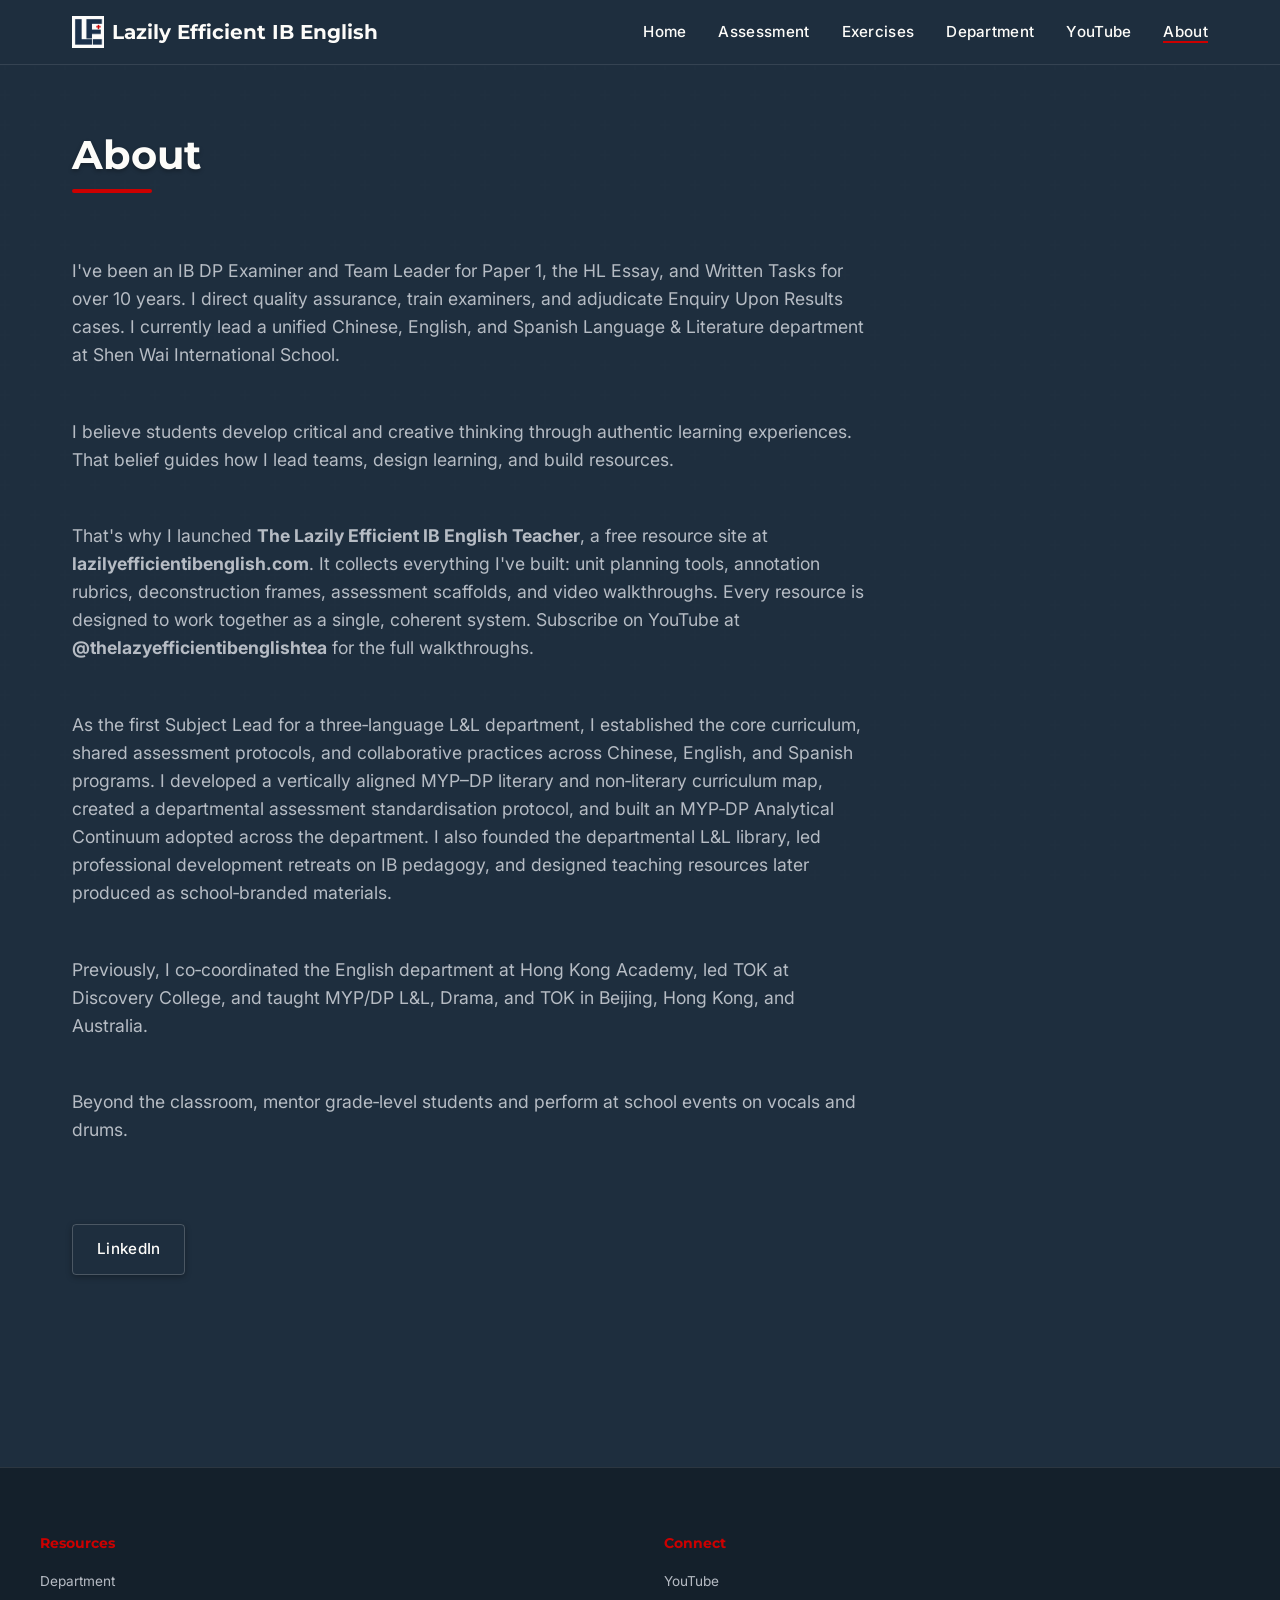
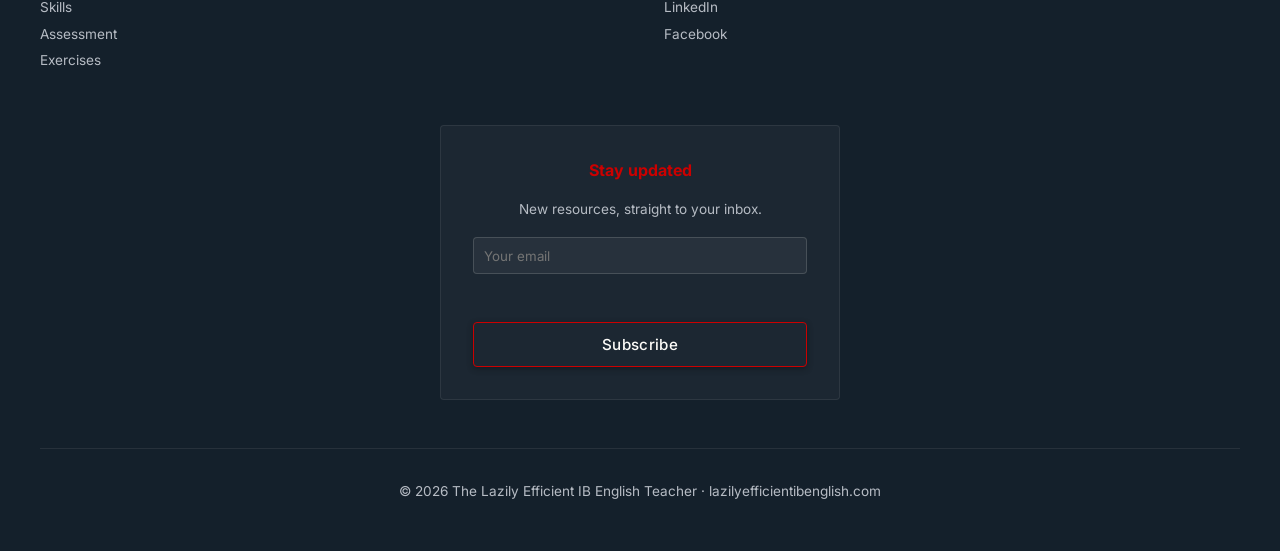
<file: about.html>
<!DOCTYPE html>
<html lang="en">
<head>
    <!-- Google tag (gtag.js) -->
    <script async src="https://www.googletagmanager.com/gtag/js?id=G-GX95G557NH"></script>
    <script>
      window.dataLayer = window.dataLayer || [];
      function gtag(){dataLayer.push(arguments);}
      gtag('js', new Date());
      gtag('config', 'G-GX95G557NH');
    </script>

    <meta charset="UTF-8">
    <meta name="viewport" content="width=device-width, initial-scale=1.0">
    <title>About – The Lazily Efficient IB English Teacher</title>
    <meta name="description" content="Learn more about Dilan Abeynarayana, IB Team Leader and creator of the Lazy Efficiency system for IB English teachers.">
    <meta property="og:title" content="About – The Lazily Efficient IB English Teacher">
    <meta property="og:description" content="Dilan Abeynarayana – IB Team Leader, examiner since 2016, Subject Lead for a three‑language L&L department. The Lazy Efficiency system.">
    <meta property="og:url" content="https://lazilyefficientibenglish.com/about.html">
    <meta property="og:type" content="website">
    <link rel="icon" type="image/png" href="favicon.png">
    <link rel="preconnect" href="https://fonts.googleapis.com">
    <link rel="preconnect" href="https://fonts.gstatic.com" crossorigin>
    <link href="https://fonts.googleapis.com/css2?family=Inter:wght@400;500;600&family=Montserrat:wght@600;700;800&display=swap" rel="stylesheet">
    <style>
        * { margin: 0; padding: 0; box-sizing: border-box; }
        :root {
            --bg-primary: #1E2E3E; --text-primary: #FDFCF9; --text-secondary: #B6BCC4; --accent: #CC0000;
            --spacing-sm: 1rem; --spacing-md: 2rem; --spacing-lg: 3rem; --spacing-xl: 4rem; --max-width: 1200px;
        }
        body { background-color: var(--bg-primary); color: var(--text-primary); font-family: 'Inter', sans-serif; font-size: 16px; line-height: 1.6; }
        body::before { content: ''; position: fixed; top: 0; left: 0; width: 100%; height: 100%; background-image: url("data:image/svg+xml,%3Csvg width='60' height='60' viewBox='0 0 60 60' xmlns='http://www.w3.org/2000/svg'%3E%3Cg fill='none' fill-rule='evenodd'%3E%3Cg fill='%23ffffff' fill-opacity='0.02'%3E%3Cpath d='M36 34v-4h-2v4h-4v2h4v4h2v-4h4v-2h-4zm0-30V0h-2v4h-4v2h4v4h2V6h4V4h-4zM6 34v-4H4v4H0v2h4v4h2v-4h4v-2H6zM6 4V0H4v4H0v2h4v4h2V6h4V4H6z'/%3E%3C/g%3E%3C/g%3E%3C/svg%3E"); opacity: 0.4; pointer-events: none; z-index: 0; }
        h1, h2, h3 { font-family: 'Montserrat', sans-serif; font-weight: 600; line-height: 1.3; margin-bottom: var(--spacing-sm); position: relative; z-index: 1; }
        h1 { font-size: 2.5rem; font-weight: 700; margin-bottom: var(--spacing-md); }
        h1::after { content: ''; display: block; width: 80px; height: 4px; background: var(--accent); margin: 0.5rem 0 0; border-radius: 2px; }
        h2 { font-size: 2rem; margin-bottom: var(--spacing-md); }
        p { margin-bottom: var(--spacing-sm); position: relative; z-index: 1; }
        a { color: var(--text-primary); text-decoration: none; border-bottom: 2px solid transparent; transition: border-color 0.2s ease; }
        a:hover { border-bottom-color: var(--accent); }
        a:focus-visible, button:focus-visible, .btn:focus-visible { outline: 2px solid var(--accent); outline-offset: 2px; border-radius: 2px; }
        nav { background-color: var(--bg-primary); border-bottom: 1px solid rgba(253,252,249,0.1); position: sticky; top: 0; z-index: 100; }
        .nav-container { max-width: var(--max-width); margin: 0 auto; padding: var(--spacing-sm) var(--spacing-md); display: flex; justify-content: space-between; align-items: center; }
        .nav-logo { font-family: 'Montserrat', sans-serif; font-size: 1.25rem; font-weight: 700; color: var(--text-primary); border-bottom: none; display: flex; align-items: center; }
        .nav-logo:hover { border-bottom: none; color: var(--accent); }
        .nav-logo-img { height: 32px; width: auto; margin-right: 0.5rem; border-bottom: none; vertical-align: middle; }
        .nav-links { display: flex; gap: var(--spacing-md); list-style: none; }
        .nav-links a { font-weight: 500; font-size: 0.95rem; letter-spacing: 0.02em; }
        .nav-links a.active { border-bottom: 2px solid var(--accent); }
        .container { max-width: var(--max-width); margin: 0 auto; padding: var(--spacing-xl) var(--spacing-md); position: relative; z-index: 1; }
        .content-section { margin-bottom: var(--spacing-xl); }
        .section-description { color: var(--text-secondary); font-size: 1.1rem; max-width: 800px; margin-bottom: var(--spacing-lg); }
        .btn { display: inline-block; padding: 0.75rem 1.5rem; font-family: 'Inter', sans-serif; font-size: 0.95rem; font-weight: 500; text-align: center; cursor: pointer; border: none; border-radius: 4px; transition: all 0.2s ease; letter-spacing: 0.02em; margin-top: var(--spacing-md); box-shadow: 0 2px 6px rgba(0,0,0,0.3); }
        .btn-secondary { background: transparent; color: var(--text-primary); border: 1px solid rgba(253,252,249,0.2); }
        .btn-secondary:hover { background: rgba(253,252,249,0.05); border-color: rgba(253,252,249,0.3); transform: translateY(-2px); }
        .btn-group { display: flex; gap: var(--spacing-sm); flex-wrap: wrap; margin-top: var(--spacing-md); }
        #back-to-top { position: fixed; bottom: 2rem; right: 2rem; width: 44px; height: 44px; border-radius: 50%; background: var(--accent); color: #FFFFFF; border: none; font-size: 1.5rem; cursor: pointer; opacity: 0; visibility: hidden; transition: all 0.3s ease; z-index: 99; box-shadow: 0 2px 8px rgba(0,0,0,0.4); display: flex; align-items: center; justify-content: center; }
        #back-to-top.show { opacity: 1; visibility: visible; }
        #back-to-top:hover { background: #A00000; transform: translateY(-2px); }
        footer { background: rgba(0,0,0,0.3); border-top: 1px solid rgba(253,252,249,0.1); padding: var(--spacing-xl) var(--spacing-md) var(--spacing-md) var(--spacing-md); margin-top: var(--spacing-xl); position: relative; z-index: 1; }
        .footer-grid { max-width: var(--max-width); margin: 0 auto; display: grid; grid-template-columns: repeat(auto-fit, minmax(200px, 1fr)); gap: var(--spacing-lg); margin-bottom: var(--spacing-lg); }
        .footer-col h4 { font-family: 'Montserrat', sans-serif; font-size: 0.9rem; margin-bottom: var(--spacing-sm); color: var(--accent); }
        .footer-col a { display: block; color: var(--text-secondary); font-size: 0.85rem; margin-bottom: 0.3rem; border-bottom: none; }
        .footer-col a:hover { color: var(--text-primary); }
        .footer-bottom { max-width: var(--max-width); margin: 0 auto; text-align: center; color: var(--text-secondary); font-size: 0.85rem; padding-top: var(--spacing-md); border-top: 1px solid rgba(253,252,249,0.08); }
        .signup-box { background: rgba(253,252,249,0.03); border: 1px solid rgba(253,252,249,0.08); padding: var(--spacing-md); border-radius: 4px; text-align: center; max-width: 400px; margin: var(--spacing-lg) auto; }
        .signup-box input { width: 100%; padding: 0.6rem; background: rgba(253,252,249,0.05); border: 1px solid rgba(253,252,249,0.15); border-radius: 4px; color: var(--text-primary); font-family: 'Inter', sans-serif; margin-bottom: var(--spacing-sm); }
        .signup-box input:focus { outline: none; border-color: var(--accent); }
        h1, h2 { text-shadow: 0 2px 4px rgba(0,0,0,0.3); }
        @media (max-width: 768px) { h1 { font-size: 2rem; } .nav-container { flex-direction: column; padding: var(--spacing-sm); } .nav-links { gap: var(--spacing-sm); flex-wrap: wrap; justify-content: center; } .container { padding: var(--spacing-md) var(--spacing-sm); } }
        @media print { body { background: #fff; color: #000; } nav, footer, .btn, #back-to-top, .signup-box { display: none; } .card { border: 1px solid #ccc; box-shadow: none; break-inside: avoid; } }
    </style>
</head>
<body>
    <nav>
        <div class="nav-container">
            <a href="index.html" class="nav-logo"><img src="images/logo.png" alt="Lazily Efficient IB English" class="nav-logo-img">Lazily Efficient IB English</a>
            <ul class="nav-links">
                <li><a href="index.html">Home</a></li>
                <li><a href="assessment.html">Assessment</a></li>
                <li><a href="exercises.html">Exercises</a></li>
                <li><a href="department.html">Department</a></li>
                <li><a href="youtube.html">YouTube</a></li>
                <li><a href="about.html" class="active">About</a></li>
            </ul>
        </div>
    </nav>
    <main>
        <div class="container">
            <section class="content-section"><h1>About</h1></section>
            <section class="content-section">
                <p class="section-description">
                    I've been an IB DP Examiner and Team Leader for Paper 1, the HL Essay, and Written Tasks for over 10 years. I direct quality assurance, train examiners, and adjudicate Enquiry Upon Results cases. I currently lead a unified Chinese, English, and Spanish Language &amp; Literature department at Shen Wai International School.
                </p>
                <p class="section-description">
                    I believe students develop critical and creative thinking through authentic learning experiences. That belief guides how I lead teams, design learning, and build resources.
                </p>
                <p class="section-description">
                    That's why I launched <strong>The Lazily Efficient IB English Teacher</strong>, a free resource site at <strong>lazilyefficientibenglish.com</strong>. It collects everything I've built: unit planning tools, annotation rubrics, deconstruction frames, assessment scaffolds, and video walkthroughs. Every resource is designed to work together as a single, coherent system. Subscribe on YouTube at <strong>@thelazyefficientibenglishtea</strong> for the full walkthroughs.
                </p>
                <p class="section-description">
                    As the first Subject Lead for a three‑language L&amp;L department, I established the core curriculum, shared assessment protocols, and collaborative practices across Chinese, English, and Spanish programs. I developed a vertically aligned MYP–DP literary and non‑literary curriculum map, created a departmental assessment standardisation protocol, and built an MYP‑DP Analytical Continuum adopted across the department. I also founded the departmental L&amp;L library, led professional development retreats on IB pedagogy, and designed teaching resources later produced as school‑branded materials.
                </p>
                <p class="section-description">
                    Previously, I co‑coordinated the English department at Hong Kong Academy, led TOK at Discovery College, and taught MYP/DP L&amp;L, Drama, and TOK in Beijing, Hong Kong, and Australia.
                </p>
                <p class="section-description">
                    Beyond the classroom, mentor grade‑level students and perform at school events on vocals and drums.
                </p>
                <div class="btn-group"><a href="https://www.linkedin.com/in/dilan-abeynarayana-84aa10a1/" class="btn btn-secondary" target="_blank">LinkedIn</a></div>
            </section>
        </div>
    </main>
    <footer>
        <div class="footer-grid">
            <div class="footer-col"><h4>Resources</h4><a href="department.html">Department</a><a href="skills.html">Skills</a><a href="assessment.html">Assessment</a><a href="exercises.html">Exercises</a></div>
            <div class="footer-col"><h4>Connect</h4><a href="https://youtube.com/@thelazyefficientibenglishtea" target="_blank">YouTube</a><a href="https://www.linkedin.com/in/dilan-abeynarayana-84aa10a1/" target="_blank">LinkedIn</a><a href="https://www.facebook.com/lazilyefficientibenglish/" target="_blank">Facebook</a></div>
        </div>
        <div class="signup-box">
            <h4 style="color:var(--accent);margin-bottom:var(--spacing-sm);">Stay updated</h4>
            <p style="color:var(--text-secondary);font-size:0.85rem;margin-bottom:var(--spacing-sm);">New resources, straight to your inbox.</p>
            <form id="signup-form" action="https://docs.google.com/forms/d/e/1FAIpQLSdmK_2KaKlAJtWN1_JuHt02ATZFkbFvA8kkvv7tQqPnNpc0cA/formResponse" method="POST" target="hidden_iframe" onsubmit="return handleSubmit()">
                <input type="email" name="entry.1104949410" placeholder="Your email" required style="width:100%; padding:0.6rem; background:rgba(253,252,249,0.05); border:1px solid rgba(253,252,249,0.15); border-radius:4px; color:var(--text-primary); font-family:'Inter',sans-serif; margin-bottom:var(--spacing-sm);">
                <button type="submit" class="btn btn-secondary" style="border-color:var(--accent);color:var(--text-primary); width:100%;">Subscribe</button>
                <p id="signup-msg" style="color:#4BA66C; font-weight:600; margin-top:1rem; display:none;"></p>
            </form>
            <iframe name="hidden_iframe" style="display:none;"></iframe>
        </div>
        <div class="footer-bottom"><p>&copy; 2026 The Lazily Efficient IB English Teacher &middot; lazilyefficientibenglish.com</p></div>
    </footer>
    <button id="back-to-top" title="Back to top">↑</button>
    <script>
        function handleSubmit() {
            const form = document.getElementById('signup-form');
            const iframe = document.querySelector('iframe[name="hidden_iframe"]');
            const msg = document.getElementById('signup-msg');
            iframe.onload = function() {
                msg.style.display = 'block';
                msg.textContent = "You're on the list! (Check your email)";
                form.reset();
                setTimeout(() => { msg.style.display = 'none'; }, 5000);
            };
            setTimeout(function() {
                if (msg.style.display !== 'block') {
                    msg.style.display = 'block';
                    msg.textContent = "Submitted! (If you don't see a confirmation, try again)";
                    form.reset();
                }
            }, 3000);
            return true;
        }
        const btt = document.getElementById('back-to-top');
        window.addEventListener('scroll', () => { btt.classList.toggle('show', window.scrollY > 300); });
        btt.addEventListener('click', () => { window.scrollTo({ top: 0, behavior: 'smooth' }); });
    </script>
</body>
</html>
</file>
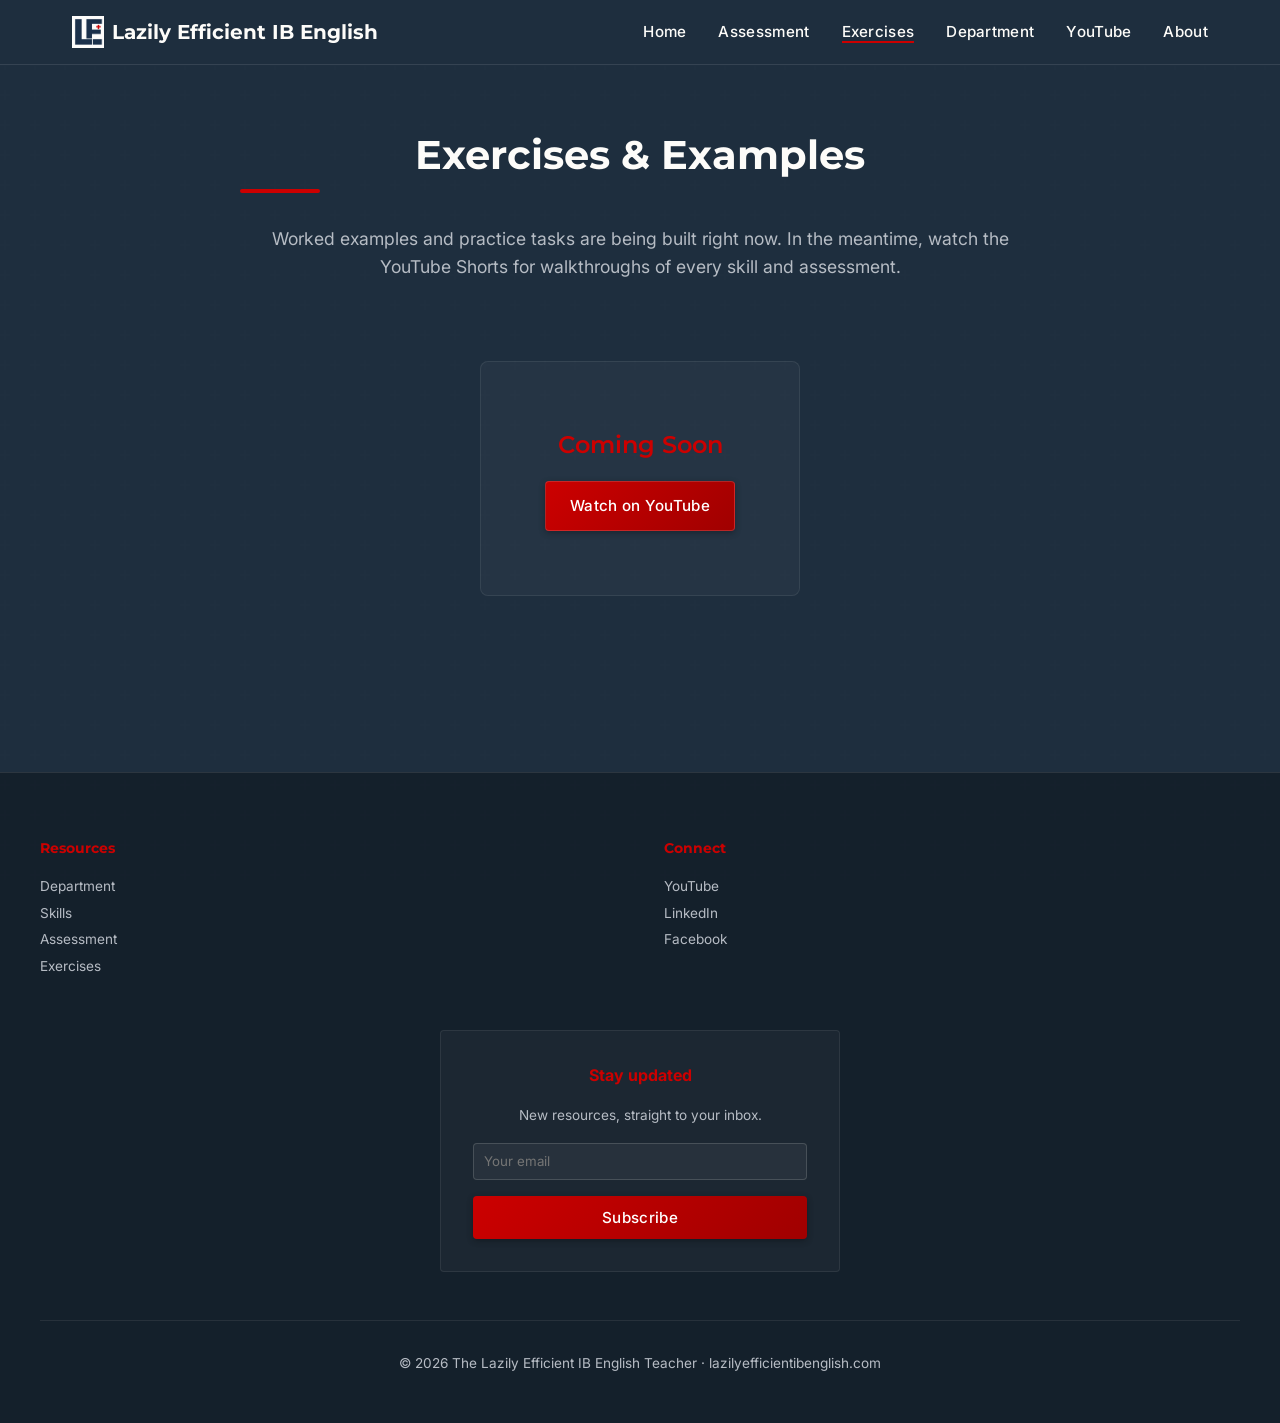
<file: exercises.html>
<!DOCTYPE html>
<html lang="en">
<head>
    <!-- Google tag (gtag.js) -->
    <script async src="https://www.googletagmanager.com/gtag/js?id=G-GX95G557NH"></script>
    <script>
      window.dataLayer = window.dataLayer || [];
      function gtag(){dataLayer.push(arguments);}
      gtag('js', new Date());
      gtag('config', 'G-GX95G557NH');
    </script>

    <meta charset="UTF-8">
    <meta name="viewport" content="width=device-width, initial-scale=1.0">
    <title>Exercises & Examples – The Lazily Efficient IB English Teacher</title>
    <meta name="description" content="Worked examples, practice tasks, and interactive exercises for IB English teachers and students – coming soon.">
    <meta property="og:title" content="Exercises & Examples – The Lazily Efficient IB English Teacher">
    <meta property="og:description" content="Worked examples and practice tasks for IB English – coming soon. In the meantime, watch the YouTube Shorts.">
    <meta property="og:url" content="https://lazilyefficientibenglish.com/exercises.html">
    <meta property="og:type" content="website">
    <link rel="icon" type="image/png" href="favicon.png">
    <link rel="preconnect" href="https://fonts.googleapis.com">
    <link rel="preconnect" href="https://fonts.gstatic.com" crossorigin>
    <link href="https://fonts.googleapis.com/css2?family=Inter:wght@400;500;600&family=Montserrat:wght@600;700;800&display=swap" rel="stylesheet">
    <style>
        * { margin: 0; padding: 0; box-sizing: border-box; }
        :root {
            --bg-primary: #1E2E3E; --text-primary: #FDFCF9; --text-secondary: #B6BCC4; --accent: #CC0000;
            --spacing-sm: 1rem; --spacing-md: 2rem; --spacing-lg: 3rem; --spacing-xl: 4rem; --max-width: 1200px;
        }
        body { background-color: var(--bg-primary); color: var(--text-primary); font-family: 'Inter', sans-serif; font-size: 16px; line-height: 1.6; }
        body::before { content: ''; position: fixed; top: 0; left: 0; width: 100%; height: 100%; background-image: url("data:image/svg+xml,%3Csvg width='60' height='60' viewBox='0 0 60 60' xmlns='http://www.w3.org/2000/svg'%3E%3Cg fill='none' fill-rule='evenodd'%3E%3Cg fill='%23ffffff' fill-opacity='0.02'%3E%3Cpath d='M36 34v-4h-2v4h-4v2h4v4h2v-4h4v-2h-4zm0-30V0h-2v4h-4v2h4v4h2V6h4V4h-4zM6 34v-4H4v4H0v2h4v4h2v-4h4v-2H6zM6 4V0H4v4H0v2h4v4h2V6h4V4H6z'/%3E%3C/g%3E%3C/g%3E%3C/svg%3E"); opacity: 0.4; pointer-events: none; z-index: 0; }
        h1, h2, h3 { font-family: 'Montserrat', sans-serif; font-weight: 600; line-height: 1.3; margin-bottom: var(--spacing-sm); position: relative; z-index: 1; }
        h1 { font-size: 2.5rem; font-weight: 700; margin-bottom: var(--spacing-md); }
        h1::after { content: ''; display: block; width: 80px; height: 4px; background: var(--accent); margin: 0.5rem 0 0; border-radius: 2px; }
        p { margin-bottom: var(--spacing-sm); position: relative; z-index: 1; }
        a { color: var(--text-primary); text-decoration: none; border-bottom: 2px solid transparent; transition: border-color 0.2s ease; }
        a:hover { border-bottom-color: var(--accent); }
        a:focus-visible, button:focus-visible, .btn:focus-visible { outline: 2px solid var(--accent); outline-offset: 2px; border-radius: 2px; }
        nav { background-color: var(--bg-primary); border-bottom: 1px solid rgba(253,252,249,0.1); position: sticky; top: 0; z-index: 100; }
        .nav-container { max-width: var(--max-width); margin: 0 auto; padding: var(--spacing-sm) var(--spacing-md); display: flex; justify-content: space-between; align-items: center; }
        .nav-logo { font-family: 'Montserrat', sans-serif; font-size: 1.25rem; font-weight: 700; color: var(--text-primary); border-bottom: none; display: flex; align-items: center; }
        .nav-logo:hover { border-bottom: none; color: var(--accent); }
        .nav-logo-img { height: 32px; width: auto; margin-right: 0.5rem; border-bottom: none; vertical-align: middle; }
        .nav-links { display: flex; gap: var(--spacing-md); list-style: none; }
        .nav-links a { font-weight: 500; font-size: 0.95rem; letter-spacing: 0.02em; }
        .nav-links a.active { border-bottom: 2px solid var(--accent); }
        .container { max-width: var(--max-width); margin: 0 auto; padding: var(--spacing-xl) var(--spacing-md); position: relative; z-index: 1; display: flex; justify-content: center; align-items: center; min-height: 70vh; }
        .content-section { text-align: center; }
        .coming-soon-box { background: rgba(253,252,249,0.03); border: 1px solid rgba(253,252,249,0.08); border-radius: 8px; padding: var(--spacing-xl); display: inline-block; margin: var(--spacing-lg) auto; transition: all 0.2s ease; }
        .coming-soon-box:hover { transform: translateY(-4px); box-shadow: 0 6px 16px rgba(0,0,0,0.5); border-color: var(--accent); }
        .btn { display: inline-block; padding: 0.75rem 1.5rem; font-family: 'Inter', sans-serif; font-size: 0.95rem; font-weight: 500; text-align: center; cursor: pointer; border: none; border-radius: 4px; transition: all 0.2s ease; letter-spacing: 0.02em; box-shadow: 0 2px 6px rgba(0,0,0,0.3); }
        .btn-primary { background: linear-gradient(135deg, #CC0000 0%, #A00000 100%); color: #FFFFFF; border: 1px solid rgba(255,255,255,0.15); }
        .btn-primary:hover { background: #A00000; transform: translateY(-2px); box-shadow: 0 4px 12px rgba(0,0,0,0.4); }
        footer { background: rgba(0,0,0,0.3); border-top: 1px solid rgba(253,252,249,0.1); padding: var(--spacing-xl) var(--spacing-md) var(--spacing-md) var(--spacing-md); margin-top: var(--spacing-xl); position: relative; z-index: 1; }
        .footer-grid { max-width: var(--max-width); margin: 0 auto; display: grid; grid-template-columns: repeat(auto-fit, minmax(200px, 1fr)); gap: var(--spacing-lg); margin-bottom: var(--spacing-lg); }
        .footer-col h4 { font-family: 'Montserrat', sans-serif; font-size: 0.9rem; margin-bottom: var(--spacing-sm); color: var(--accent); }
        .footer-col a { display: block; color: var(--text-secondary); font-size: 0.85rem; margin-bottom: 0.3rem; border-bottom: none; }
        .footer-col a:hover { color: var(--text-primary); }
        .footer-bottom { max-width: var(--max-width); margin: 0 auto; text-align: center; color: var(--text-secondary); font-size: 0.85rem; padding-top: var(--spacing-md); border-top: 1px solid rgba(253,252,249,0.08); }
        .signup-box { background: rgba(253,252,249,0.03); border: 1px solid rgba(253,252,249,0.08); padding: var(--spacing-md); border-radius: 4px; text-align: center; max-width: 400px; margin: var(--spacing-lg) auto; }
        .signup-box input { width: 100%; padding: 0.6rem; background: rgba(253,252,249,0.05); border: 1px solid rgba(253,252,249,0.15); border-radius: 4px; color: var(--text-primary); font-family: 'Inter', sans-serif; margin-bottom: var(--spacing-sm); }
        .signup-box input:focus { outline: none; border-color: var(--accent); }
        @media (max-width: 768px) { h1 { font-size: 2rem; } .nav-container { flex-direction: column; padding: var(--spacing-sm); } .nav-links { gap: var(--spacing-sm); flex-wrap: wrap; justify-content: center; } .container { padding: var(--spacing-md) var(--spacing-sm); min-height: 60vh; } }
    </style>
</head>
<body>
    <nav>
        <div class="nav-container">
            <a href="index.html" class="nav-logo"><img src="images/logo.png" alt="Lazily Efficient IB English" class="nav-logo-img">Lazily Efficient IB English</a>
            <ul class="nav-links">
                <li><a href="index.html">Home</a></li>
                <li><a href="assessment.html">Assessment</a></li>
                <li><a href="exercises.html" class="active">Exercises</a></li>
                <li><a href="department.html">Department</a></li>
                <li><a href="youtube.html">YouTube</a></li>
                <li><a href="about.html">About</a></li>
            </ul>
        </div>
    </nav>
    <main>
        <div class="container">
            <section class="content-section">
                <h1>Exercises &amp; Examples</h1>
                <p style="color:var(--text-secondary);font-size:1.1rem;max-width:800px;margin:0 auto 2rem auto;">
                    Worked examples and practice tasks are being built right now. In the meantime, watch the YouTube Shorts for walkthroughs of every skill and assessment.
                </p>
                <div class="coming-soon-box">
                    <p style="font-family:'Montserrat',sans-serif;font-size:1.5rem;font-weight:600;color:var(--accent);margin-bottom:1rem;">Coming Soon</p>
                    <a href="https://youtube.com/@thelazyefficientibenglishtea" class="btn btn-primary" target="_blank">Watch on YouTube</a>
                </div>
            </section>
        </div>
    </main>
    <footer>
        <div class="footer-grid">
            <div class="footer-col"><h4>Resources</h4><a href="department.html">Department</a><a href="skills.html">Skills</a><a href="assessment.html">Assessment</a><a href="exercises.html">Exercises</a></div>
            <div class="footer-col"><h4>Connect</h4><a href="https://youtube.com/@thelazyefficientibenglishtea" target="_blank">YouTube</a><a href="https://www.linkedin.com/in/dilan-abeynarayana-84aa10a1/" target="_blank">LinkedIn</a><a href="https://www.facebook.com/lazilyefficientibenglish/" target="_blank">Facebook</a></div>
        </div>
        <div class="signup-box">
            <h4 style="color:var(--accent);margin-bottom:var(--spacing-sm);">Stay updated</h4>
            <p style="color:var(--text-secondary);font-size:0.85rem;margin-bottom:var(--spacing-sm);">New resources, straight to your inbox.</p>
            <form id="signup-form" action="https://docs.google.com/forms/d/e/1FAIpQLSdmK_2KaKlAJtWN1_JuHt02ATZFkbFvA8kkvv7tQqPnNpc0cA/formResponse" method="POST" target="hidden_iframe" onsubmit="return handleSubmit()">
                <input type="email" name="entry.1104949410" placeholder="Your email" required style="width:100%; padding:0.6rem; background:rgba(253,252,249,0.05); border:1px solid rgba(253,252,249,0.15); border-radius:4px; color:var(--text-primary); font-family:'Inter',sans-serif; margin-bottom:var(--spacing-sm);">
                <button type="submit" class="btn btn-primary" style="border:none; cursor:pointer; width:100%;">Subscribe</button>
                <p id="signup-msg" style="color:#4BA66C; font-weight:600; margin-top:1rem; display:none;"></p>
            </form>
            <iframe name="hidden_iframe" style="display:none;"></iframe>
        </div>
        <div class="footer-bottom"><p>&copy; 2026 The Lazily Efficient IB English Teacher &middot; lazilyefficientibenglish.com</p></div>
    </footer>
    <script>
        function handleSubmit() {
            const form = document.getElementById('signup-form');
            const iframe = document.querySelector('iframe[name="hidden_iframe"]');
            const msg = document.getElementById('signup-msg');
            iframe.onload = function() {
                msg.style.display = 'block';
                msg.textContent = "You're on the list! (Check your email)";
                form.reset();
                setTimeout(() => { msg.style.display = 'none'; }, 5000);
            };
            setTimeout(function() {
                if (msg.style.display !== 'block') {
                    msg.style.display = 'block';
                    msg.textContent = "Submitted! (If you don't see a confirmation, try again)";
                    form.reset();
                }
            }, 3000);
            return true;
        }
    </script>
</body>
</html>
</file>
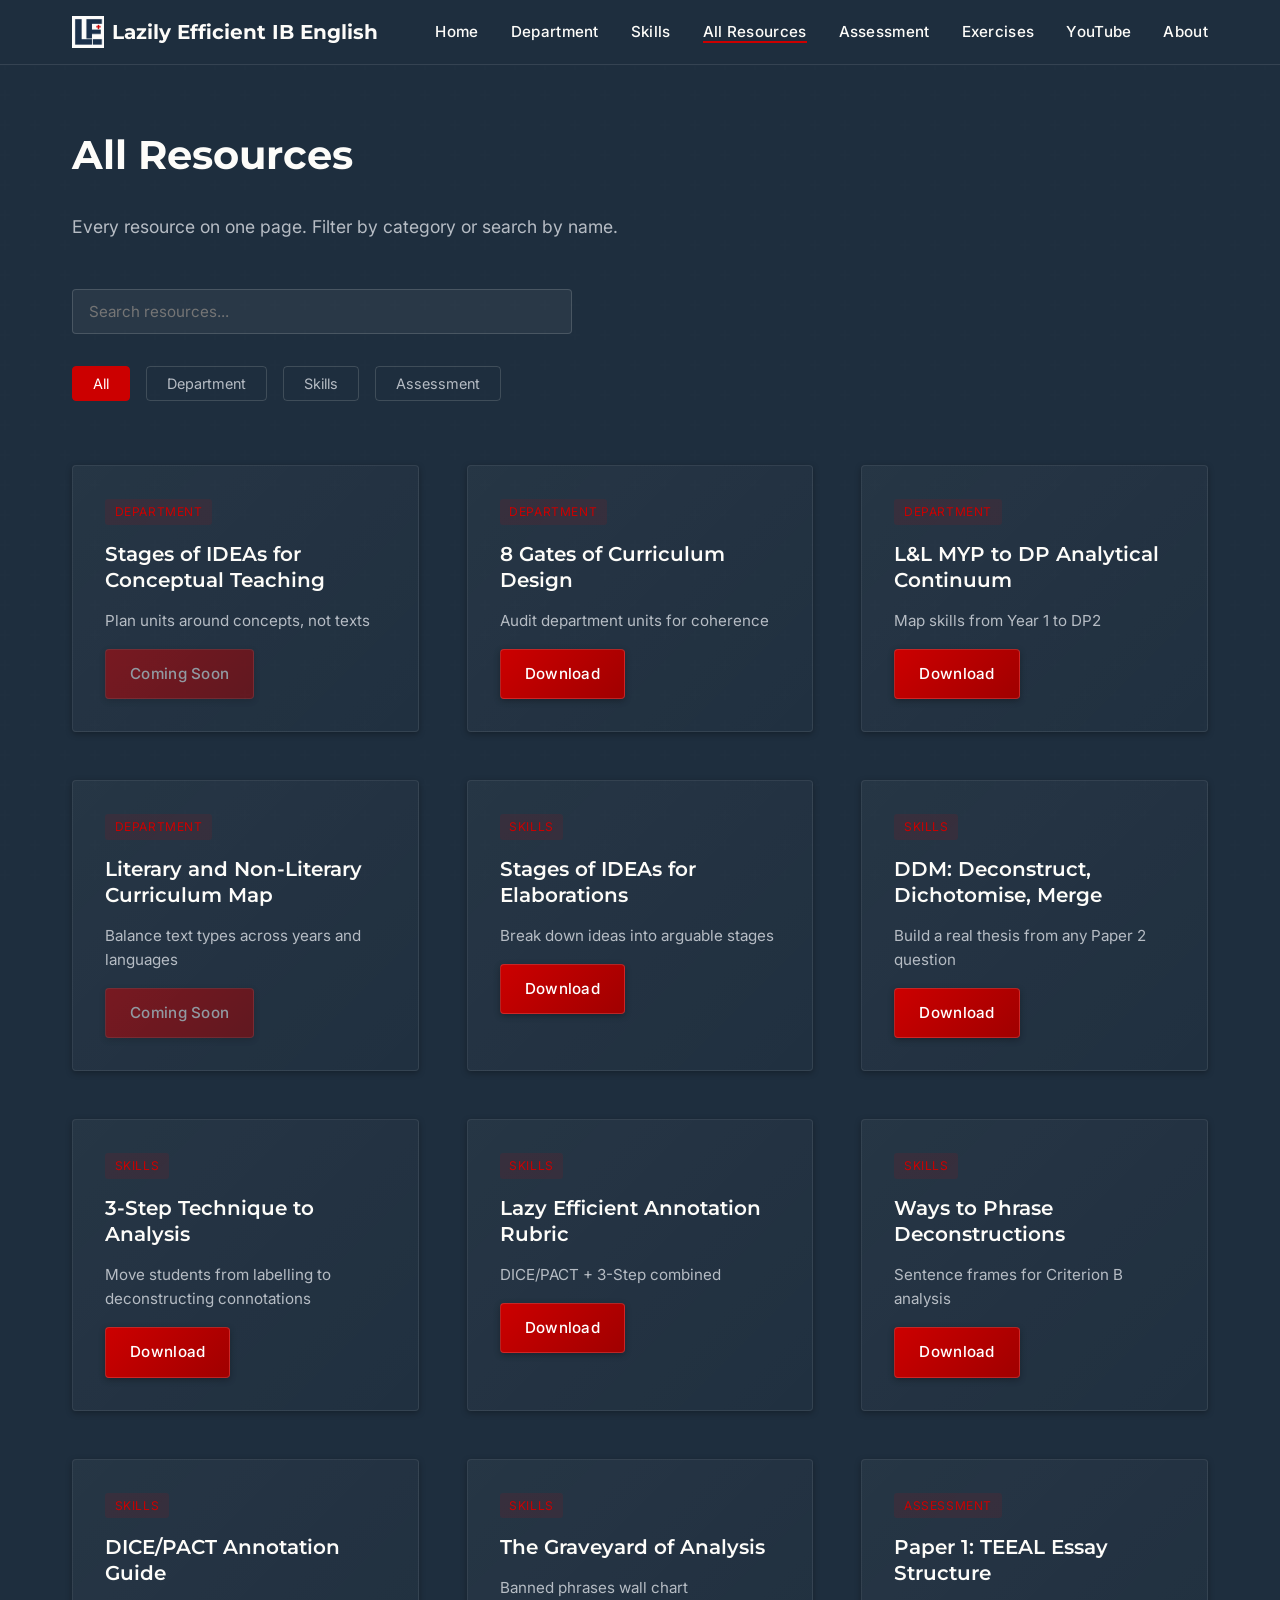
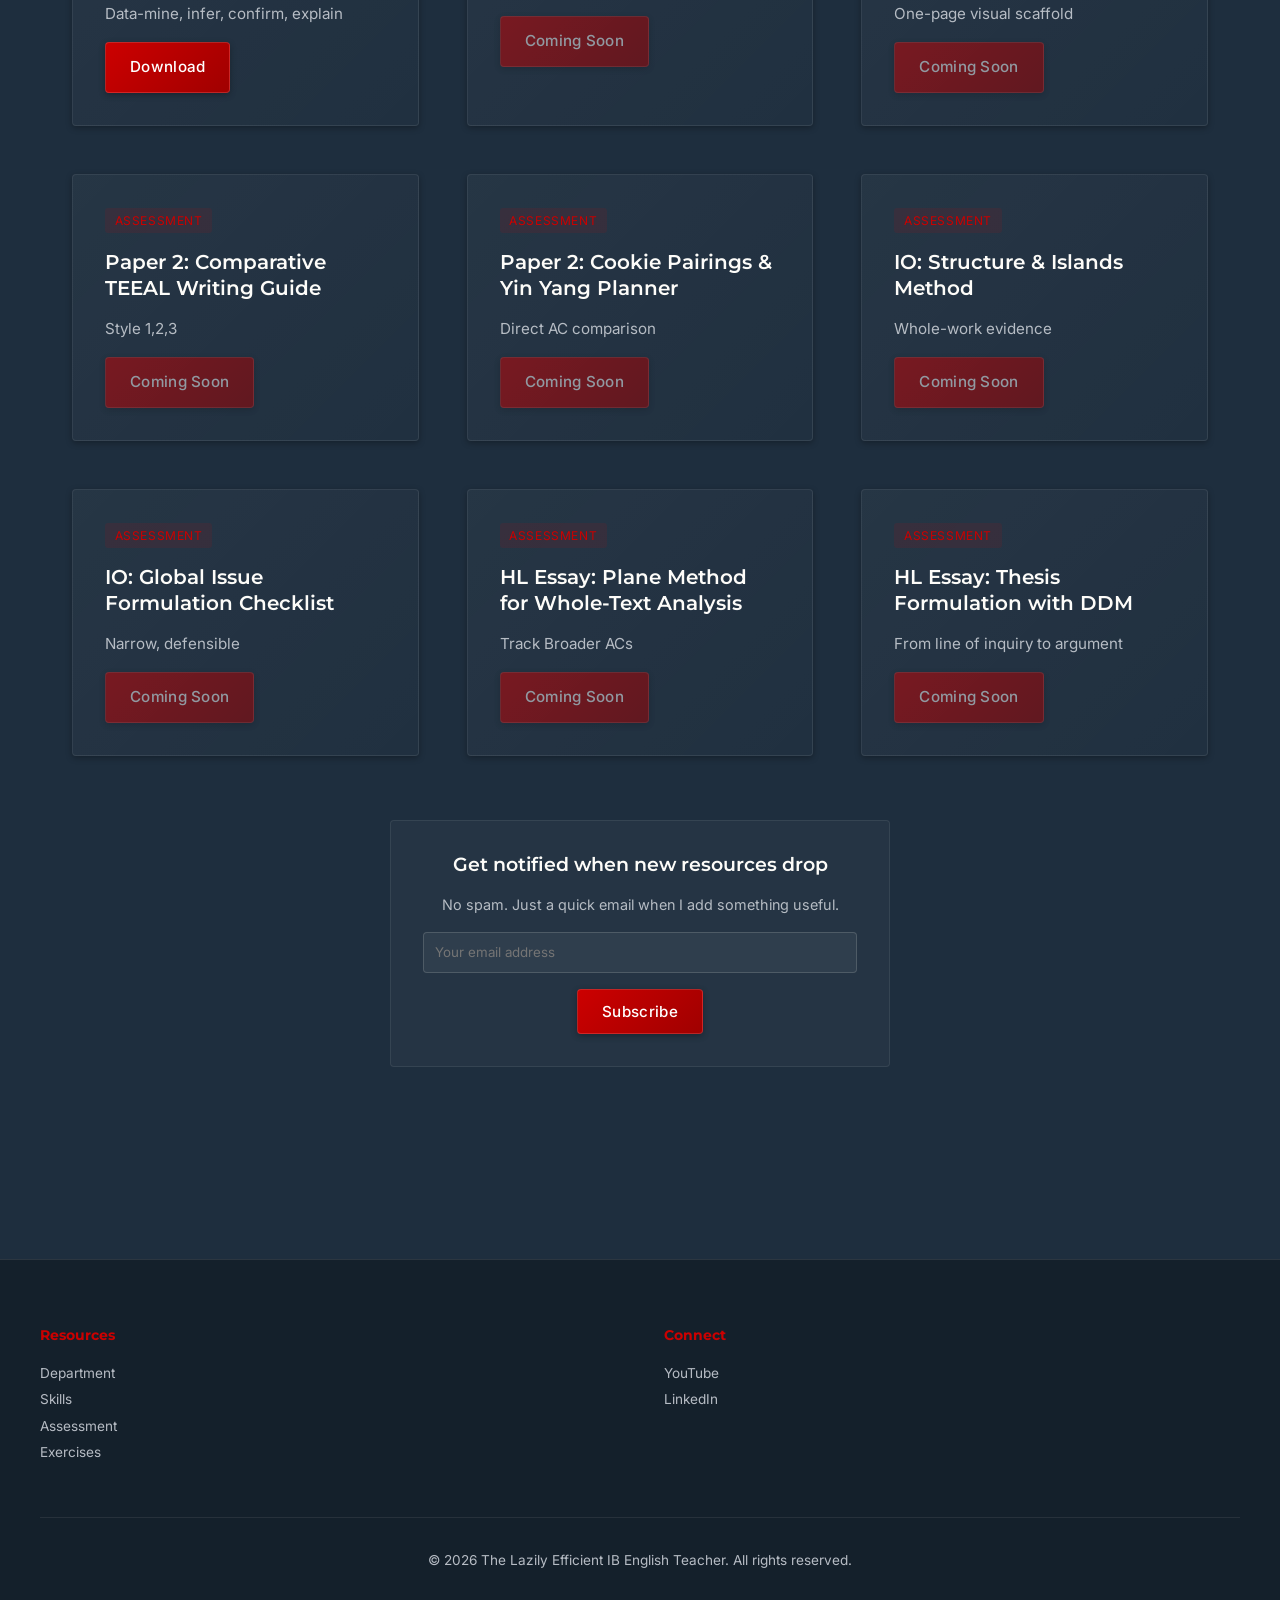
<file: resouces.html>
<!DOCTYPE html>
<html lang="en">
<head>
    <meta charset="UTF-8">
    <meta name="viewport" content="width=device-width, initial-scale=1.0">
    <meta name="description" content="All free IB English teaching resources — curriculum planning, annotation rubrics, deconstruction frames, essay scaffolds, and video walkthroughs.">
    <title>All Resources – The Lazily Efficient IB English Teacher</title>
    <link rel="icon" type="image/png" href="favicon.png">
    <link rel="preconnect" href="https://fonts.googleapis.com">
    <link rel="preconnect" href="https://fonts.gstatic.com" crossorigin>
    <link href="https://fonts.googleapis.com/css2?family=Inter:wght@400;500;600&family=Montserrat:wght@600;700;800&display=swap" rel="stylesheet">

    <meta property="og:title" content="All Free IB English Resources">
    <meta property="og:description" content="Curriculum planning, annotation rubrics, deconstruction frames, essay scaffolds — all in one connected system.">
    <meta property="og:url" content="https://lazilyefficientibenglish.com/resources.html">
    <meta property="og:type" content="website">

    <style>
        * { margin: 0; padding: 0; box-sizing: border-box; }
        :root {
            --bg-primary: #1E2E3E; --text-primary: #FDFCF9; --text-secondary: #B6BCC4; --accent: #CC0000;
            --spacing-sm: 1rem; --spacing-md: 2rem; --spacing-lg: 3rem; --spacing-xl: 4rem; --max-width: 1200px;
        }
        body { background-color: var(--bg-primary); color: var(--text-primary); font-family: 'Inter', sans-serif; font-size: 16px; line-height: 1.6; }
        body::before { content: ''; position: fixed; top: 0; left: 0; width: 100%; height: 100%; background-image: url("data:image/svg+xml,%3Csvg width='60' height='60' viewBox='0 0 60 60' xmlns='http://www.w3.org/2000/svg'%3E%3Cg fill='none' fill-rule='evenodd'%3E%3Cg fill='%23ffffff' fill-opacity='0.02'%3E%3Cpath d='M36 34v-4h-2v4h-4v2h4v4h2v-4h4v-2h-4zm0-30V0h-2v4h-4v2h4v4h2V6h4V4h-4zM6 34v-4H4v4H0v2h4v4h2v-4h4v-2H6zM6 4V0H4v4H0v2h4v4h2V6h4V4H6z'/%3E%3C/g%3E%3C/g%3E%3C/svg%3E"); opacity: 0.4; pointer-events: none; z-index: 0; }
        h1, h2, h3 { font-family: 'Montserrat', sans-serif; font-weight: 600; line-height: 1.3; margin-bottom: var(--spacing-sm); position: relative; z-index: 1; }
        h1 { font-size: 2.5rem; font-weight: 700; margin-bottom: var(--spacing-md); }
        h2 { font-size: 2rem; margin-bottom: var(--spacing-md); }
        p { margin-bottom: var(--spacing-sm); position: relative; z-index: 1; }
        a { color: var(--text-primary); text-decoration: none; border-bottom: 2px solid transparent; transition: border-color 0.2s ease; }
        a:hover { border-bottom-color: var(--accent); }
        nav { background-color: var(--bg-primary); border-bottom: 1px solid rgba(253,252,249,0.1); position: sticky; top: 0; z-index: 100; }
        .nav-container { max-width: var(--max-width); margin: 0 auto; padding: var(--spacing-sm) var(--spacing-md); display: flex; justify-content: space-between; align-items: center; position: relative; z-index: 1; }
        .nav-logo { font-family: 'Montserrat', sans-serif; font-size: 1.25rem; font-weight: 700; color: var(--text-primary); border-bottom: none; display: flex; align-items: center; }
        .nav-logo:hover { border-bottom: none; color: var(--accent); }
        .nav-logo-img { height: 32px; width: auto; margin-right: 0.5rem; border-bottom: none; vertical-align: middle; }
        .nav-links { display: flex; gap: var(--spacing-md); list-style: none; }
        .nav-links a { font-weight: 500; font-size: 0.95rem; letter-spacing: 0.02em; }
        .nav-links a.active { border-bottom: 2px solid var(--accent); }
        .container { max-width: var(--max-width); margin: 0 auto; padding: var(--spacing-xl) var(--spacing-md); position: relative; z-index: 1; }
        .content-section { margin-bottom: var(--spacing-xl); }
        .section-description { color: var(--text-secondary); font-size: 1.1rem; max-width: 800px; margin-bottom: var(--spacing-lg); }

        /* Search & Filter */
        .search-bar { width: 100%; max-width: 500px; padding: 0.75rem 1rem; background: rgba(253,252,249,0.05); border: 1px solid rgba(253,252,249,0.15); border-radius: 4px; color: var(--text-primary); font-family: 'Inter', sans-serif; font-size: 0.95rem; margin-bottom: var(--spacing-md); }
        .search-bar:focus { outline: none; border-color: var(--accent); }
        .filter-bar { display: flex; gap: var(--spacing-sm); flex-wrap: wrap; margin-bottom: var(--spacing-lg); }
        .filter-btn { padding: 0.5rem 1.25rem; background: transparent; border: 1px solid rgba(253,252,249,0.15); border-radius: 4px; color: var(--text-secondary); font-family: 'Inter', sans-serif; font-size: 0.9rem; cursor: pointer; transition: all 0.2s ease; }
        .filter-btn:hover, .filter-btn.active { background: var(--accent); color: #FFFFFF; border-color: var(--accent); }

        .cards-grid { display: grid; grid-template-columns: repeat(auto-fit, minmax(320px, 1fr)); gap: var(--spacing-lg); margin-top: var(--spacing-lg); }
        .card { background: linear-gradient(135deg, rgba(253,252,249,0.04) 0%, rgba(253,252,249,0.01) 100%); border: 1px solid rgba(253,252,249,0.08); padding: var(--spacing-md); border-radius: 4px; transition: all 0.2s ease; box-shadow: 0 2px 6px rgba(0,0,0,0.3); }
        .card:hover { border-color: rgba(253,252,249,0.25); transform: translateY(-3px); box-shadow: 0 4px 12px rgba(0,0,0,0.4); }
        .card-title { font-family: 'Montserrat', sans-serif; font-size: 1.25rem; font-weight: 600; margin-bottom: var(--spacing-sm); }
        .card-description { color: var(--text-secondary); font-size: 0.95rem; margin-bottom: var(--spacing-sm); }
        .card-category { display: inline-block; font-size: 0.75rem; color: var(--accent); background: rgba(204,0,0,0.1); padding: 0.2rem 0.6rem; border-radius: 3px; margin-bottom: var(--spacing-sm); text-transform: uppercase; letter-spacing: 0.05em; }
        .btn { display: inline-block; padding: 0.75rem 1.5rem; font-family: 'Inter', sans-serif; font-size: 0.95rem; font-weight: 500; text-align: center; cursor: pointer; border: none; border-radius: 4px; transition: all 0.2s ease; letter-spacing: 0.02em; box-shadow: 0 2px 6px rgba(0,0,0,0.3); }
        .btn-primary { background: linear-gradient(135deg, #CC0000 0%, #A00000 100%); color: #FFFFFF; border: 1px solid rgba(255,255,255,0.15); }
        .btn-primary:hover { background: #A00000; transform: translateY(-2px); box-shadow: 0 4px 12px rgba(0,0,0,0.4); }

        .no-results { text-align: center; color: var(--text-secondary); padding: var(--spacing-xl); }

        /* Email signup */
        .signup-box { background: rgba(253,252,249,0.03); border: 1px solid rgba(253,252,249,0.08); padding: var(--spacing-md); border-radius: 4px; text-align: center; max-width: 500px; margin: 0 auto; }
        .signup-box input { width: 100%; padding: 0.7rem; background: rgba(253,252,249,0.05); border: 1px solid rgba(253,252,249,0.15); border-radius: 4px; color: var(--text-primary); font-family: 'Inter', sans-serif; margin-bottom: var(--spacing-sm); }
        .signup-box input:focus { outline: none; border-color: var(--accent); }

        #back-to-top { position: fixed; bottom: 2rem; right: 2rem; width: 44px; height: 44px; border-radius: 50%; background: var(--accent); color: #FFFFFF; border: none; font-size: 1.5rem; cursor: pointer; opacity: 0; visibility: hidden; transition: all 0.3s ease; z-index: 99; box-shadow: 0 2px 8px rgba(0,0,0,0.4); display: flex; align-items: center; justify-content: center; }
        #back-to-top.show { opacity: 1; visibility: visible; }
        #back-to-top:hover { background: #A00000; transform: translateY(-2px); }

        footer { background: rgba(0,0,0,0.3); border-top: 1px solid rgba(253,252,249,0.1); padding: var(--spacing-xl) var(--spacing-md) var(--spacing-md) var(--spacing-md); margin-top: var(--spacing-xl); position: relative; z-index: 1; }
        .footer-grid { max-width: var(--max-width); margin: 0 auto; display: grid; grid-template-columns: repeat(auto-fit, minmax(200px, 1fr)); gap: var(--spacing-lg); margin-bottom: var(--spacing-lg); }
        .footer-col h4 { font-family: 'Montserrat', sans-serif; font-size: 0.9rem; margin-bottom: var(--spacing-sm); color: var(--accent); }
        .footer-col a { display: block; color: var(--text-secondary); font-size: 0.85rem; margin-bottom: 0.3rem; border-bottom: none; }
        .footer-col a:hover { color: var(--text-primary); }
        .footer-bottom { max-width: var(--max-width); margin: 0 auto; text-align: center; color: var(--text-secondary); font-size: 0.85rem; padding-top: var(--spacing-md); border-top: 1px solid rgba(253,252,249,0.08); }

        @media print { body { background: #fff; color: #000; } nav, footer, .filter-bar, .search-bar, #back-to-top, .signup-box, .btn { display: none; } .card { border: 1px solid #ccc; box-shadow: none; break-inside: avoid; } }

        @media (max-width: 768px) {
            h1 { font-size: 2rem; } h2 { font-size: 1.5rem; }
            .nav-container { flex-direction: column; padding: var(--spacing-sm); }
            .nav-links { gap: var(--spacing-sm); flex-wrap: wrap; justify-content: center; }
            .container { padding: var(--spacing-md) var(--spacing-sm); }
            .cards-grid { grid-template-columns: 1fr; }
        }
    </style>
</head>
<body>
    <nav>
        <div class="nav-container">
            <a href="index.html" class="nav-logo"><img src="images/logo.png" alt="Lazily Efficient IB English" class="nav-logo-img">Lazily Efficient IB English</a>
            <ul class="nav-links">
                <li><a href="index.html">Home</a></li>
                <li><a href="department.html">Department</a></li>
                <li><a href="skills.html">Skills</a></li>
                <li><a href="resources.html" class="active">All Resources</a></li>
                <li><a href="assessment.html">Assessment</a></li>
                <li><a href="exercises.html">Exercises</a></li>
                <li><a href="youtube.html">YouTube</a></li>
                <li><a href="about.html">About</a></li>
            </ul>
        </div>
    </nav>

    <main>
        <div class="container">
            <section class="content-section">
                <h1>All Resources</h1>
                <p class="section-description">Every resource on one page. Filter by category or search by name.</p>
                <input type="text" class="search-bar" id="search" placeholder="Search resources...">
                <div class="filter-bar">
                    <button class="filter-btn active" data-filter="all">All</button>
                    <button class="filter-btn" data-filter="department">Department</button>
                    <button class="filter-btn" data-filter="skills">Skills</button>
                    <button class="filter-btn" data-filter="assessment">Assessment</button>
                </div>
            </section>
            <section class="content-section" id="resources-container"></section>
            <section class="content-section">
                <div class="signup-box">
                    <h3 style="margin-bottom:var(--spacing-sm);">Get notified when new resources drop</h3>
                    <p style="color:var(--text-secondary);font-size:0.9rem;margin-bottom:var(--spacing-sm);">No spam. Just a quick email when I add something useful.</p>
                    <form action="https://formspree.io/f/your-form-id" method="POST">
                        <input type="email" name="email" placeholder="Your email address" required>
                        <button type="submit" class="btn btn-primary">Subscribe</button>
                    </form>
                </div>
            </section>
        </div>
    </main>

    <footer>
        <div class="footer-grid">
            <div class="footer-col"><h4>Resources</h4><a href="department.html">Department</a><a href="skills.html">Skills</a><a href="assessment.html">Assessment</a><a href="exercises.html">Exercises</a></div>
            <div class="footer-col"><h4>Connect</h4><a href="https://youtube.com/@thelazyefficientibenglishtea" target="_blank">YouTube</a><a href="https://www.linkedin.com/in/dilan-abeynarayana-84aa10a1/" target="_blank">LinkedIn</a></div>
        </div>
        <div class="footer-bottom"><p>&copy; 2026 The Lazily Efficient IB English Teacher. All rights reserved.</p></div>
    </footer>

    <button id="back-to-top" title="Back to top">↑</button>

    <script>
        const allResources = [
          {"title":"Stages of IDEAs for Conceptual Teaching","description":"Plan units around concepts, not texts","link":"#","category":"department","ready":false,"previewImage":"","youtubeId":null},
          {"title":"8 Gates of Curriculum Design","description":"Audit department units for coherence","link":"https://drive.google.com/file/d/18cziIEiOPIrdim0L_j9qEXUkMFDzVk7c/view?usp=drive_link","category":"department","ready":true,"previewImage":"images/8-gates.png","youtubeId":null},
          {"title":"L&L MYP to DP Analytical Continuum","description":"Map skills from Year 1 to DP2","link":"https://drive.google.com/file/d/1makxiaH44pEsIAHpkBPYFCrBj0js5oMt/view?usp=drive_link","category":"department","ready":true,"previewImage":"images/analytical-continuum.png","youtubeId":null},
          {"title":"Literary and Non-Literary Curriculum Map","description":"Balance text types across years and languages","link":"#","category":"department","ready":false,"previewImage":"","youtubeId":null},
          {"title":"Stages of IDEAs for Elaborations","description":"Break down ideas into arguable stages","link":"https://drive.google.com/file/d/1m6GntEDnUTyYM9kVmlk9WKU9_WFrKUKK/view?usp=drive_link","category":"skills","ready":true,"previewImage":"images/stages-elaborations.png","youtubeId":null},
          {"title":"DDM: Deconstruct, Dichotomise, Merge","description":"Build a real thesis from any Paper 2 question","link":"https://drive.google.com/file/d/1uZnE9OBmkgB4bxgqis9_CvzZVsRhtt7t/view?usp=drive_link","category":"skills","ready":true,"previewImage":"images/ddm-stages.png","youtubeId":null},
          {"title":"3-Step Technique to Analysis","description":"Move students from labelling to deconstructing connotations","link":"https://drive.google.com/file/d/1GeKGIXgzyfdhiJI6p6Cq56lk2Y3JWxCZ/view?usp=drive_link","category":"skills","ready":true,"previewImage":"images/3step.png","youtubeId":null},
          {"title":"Lazy Efficient Annotation Rubric","description":"DICE/PACT + 3-Step combined","link":"https://drive.google.com/file/d/13vrcE7muX5_fAtt3bMf7jNk_0cy3xIqT/view?usp=drive_link","category":"skills","ready":true,"previewImage":"images/annotation-rubric.png","youtubeId":null},
          {"title":"Ways to Phrase Deconstructions","description":"Sentence frames for Criterion B analysis","link":"https://drive.google.com/file/d/1yQmmMjGMfUzgnXUlUySdOIkquTxGeU2P/view?usp=drive_link","category":"skills","ready":true,"previewImage":"images/ways-to-phrase.png","youtubeId":null},
          {"title":"DICE/PACT Annotation Guide","description":"Data-mine, infer, confirm, explain","link":"https://drive.google.com/file/d/1-lst07QjRILY3wfYDajeoPX6-gvtLvKe/view?usp=drive_link","category":"skills","ready":true,"previewImage":"images/dice-pact.png","youtubeId":null},
          {"title":"The Graveyard of Analysis","description":"Banned phrases wall chart","link":"#","category":"skills","ready":false,"previewImage":"","youtubeId":null},
          {"title":"Paper 1: TEEAL Essay Structure","description":"One-page visual scaffold","link":"#","category":"assessment","ready":false,"previewImage":"","youtubeId":null},
          {"title":"Paper 2: Comparative TEEAL Writing Guide","description":"Style 1,2,3","link":"#","category":"assessment","ready":false,"previewImage":"","youtubeId":null},
          {"title":"Paper 2: Cookie Pairings & Yin Yang Planner","description":"Direct AC comparison","link":"#","category":"assessment","ready":false,"previewImage":"","youtubeId":null},
          {"title":"IO: Structure & Islands Method","description":"Whole-work evidence","link":"#","category":"assessment","ready":false,"previewImage":"","youtubeId":null},
          {"title":"IO: Global Issue Formulation Checklist","description":"Narrow, defensible","link":"#","category":"assessment","ready":false,"previewImage":"","youtubeId":null},
          {"title":"HL Essay: Plane Method for Whole-Text Analysis","description":"Track Broader ACs","link":"#","category":"assessment","ready":false,"previewImage":"","youtubeId":null},
          {"title":"HL Essay: Thesis Formulation with DDM","description":"From line of inquiry to argument","link":"#","category":"assessment","ready":false,"previewImage":"","youtubeId":null}
        ];

        let currentFilter = 'all';

        function renderResources() {
            const searchTerm = document.getElementById('search').value.toLowerCase();
            const container = document.getElementById('resources-container');
            let filtered = allResources.filter(r => {
                const matchFilter = currentFilter === 'all' || r.category === currentFilter;
                const matchSearch = r.title.toLowerCase().includes(searchTerm) || r.description.toLowerCase().includes(searchTerm);
                return matchFilter && matchSearch;
            });

            if (filtered.length === 0) {
                container.innerHTML = '<p class="no-results">No resources match. Try a different filter or search term.</p>';
                return;
            }

            let html = '<div class="cards-grid">';
            filtered.forEach(resource => {
                let categoryLabel = resource.category.charAt(0).toUpperCase() + resource.category.slice(1);
                let buttonHtml = (resource.ready && resource.link !== '#')
                    ? `<a href="${resource.link}" class="btn btn-primary" target="_blank">Download</a>`
                    : `<span class="btn btn-primary" style="opacity:0.5;cursor:default;">Coming Soon</span>`;
                html += `<article class="card">
                    <span class="card-category">${categoryLabel}</span>
                    <h3 class="card-title">${resource.title}</h3>
                    <p class="card-description">${resource.description}</p>
                    ${buttonHtml}
                </article>`;
            });
            html += '</div>';
            container.innerHTML = html;
        }

        document.getElementById('search').addEventListener('input', renderResources);

        document.querySelectorAll('.filter-btn').forEach(btn => {
            btn.addEventListener('click', () => {
                document.querySelectorAll('.filter-btn').forEach(b => b.classList.remove('active'));
                btn.classList.add('active');
                currentFilter = btn.dataset.filter;
                renderResources();
            });
        });

        renderResources();

        const btt = document.getElementById('back-to-top');
        window.addEventListener('scroll', () => { btt.classList.toggle('show', window.scrollY > 300); });
        btt.addEventListener('click', () => { window.scrollTo({ top: 0, behavior: 'smooth' }); });
    </script>
</body>
</html>
</file>
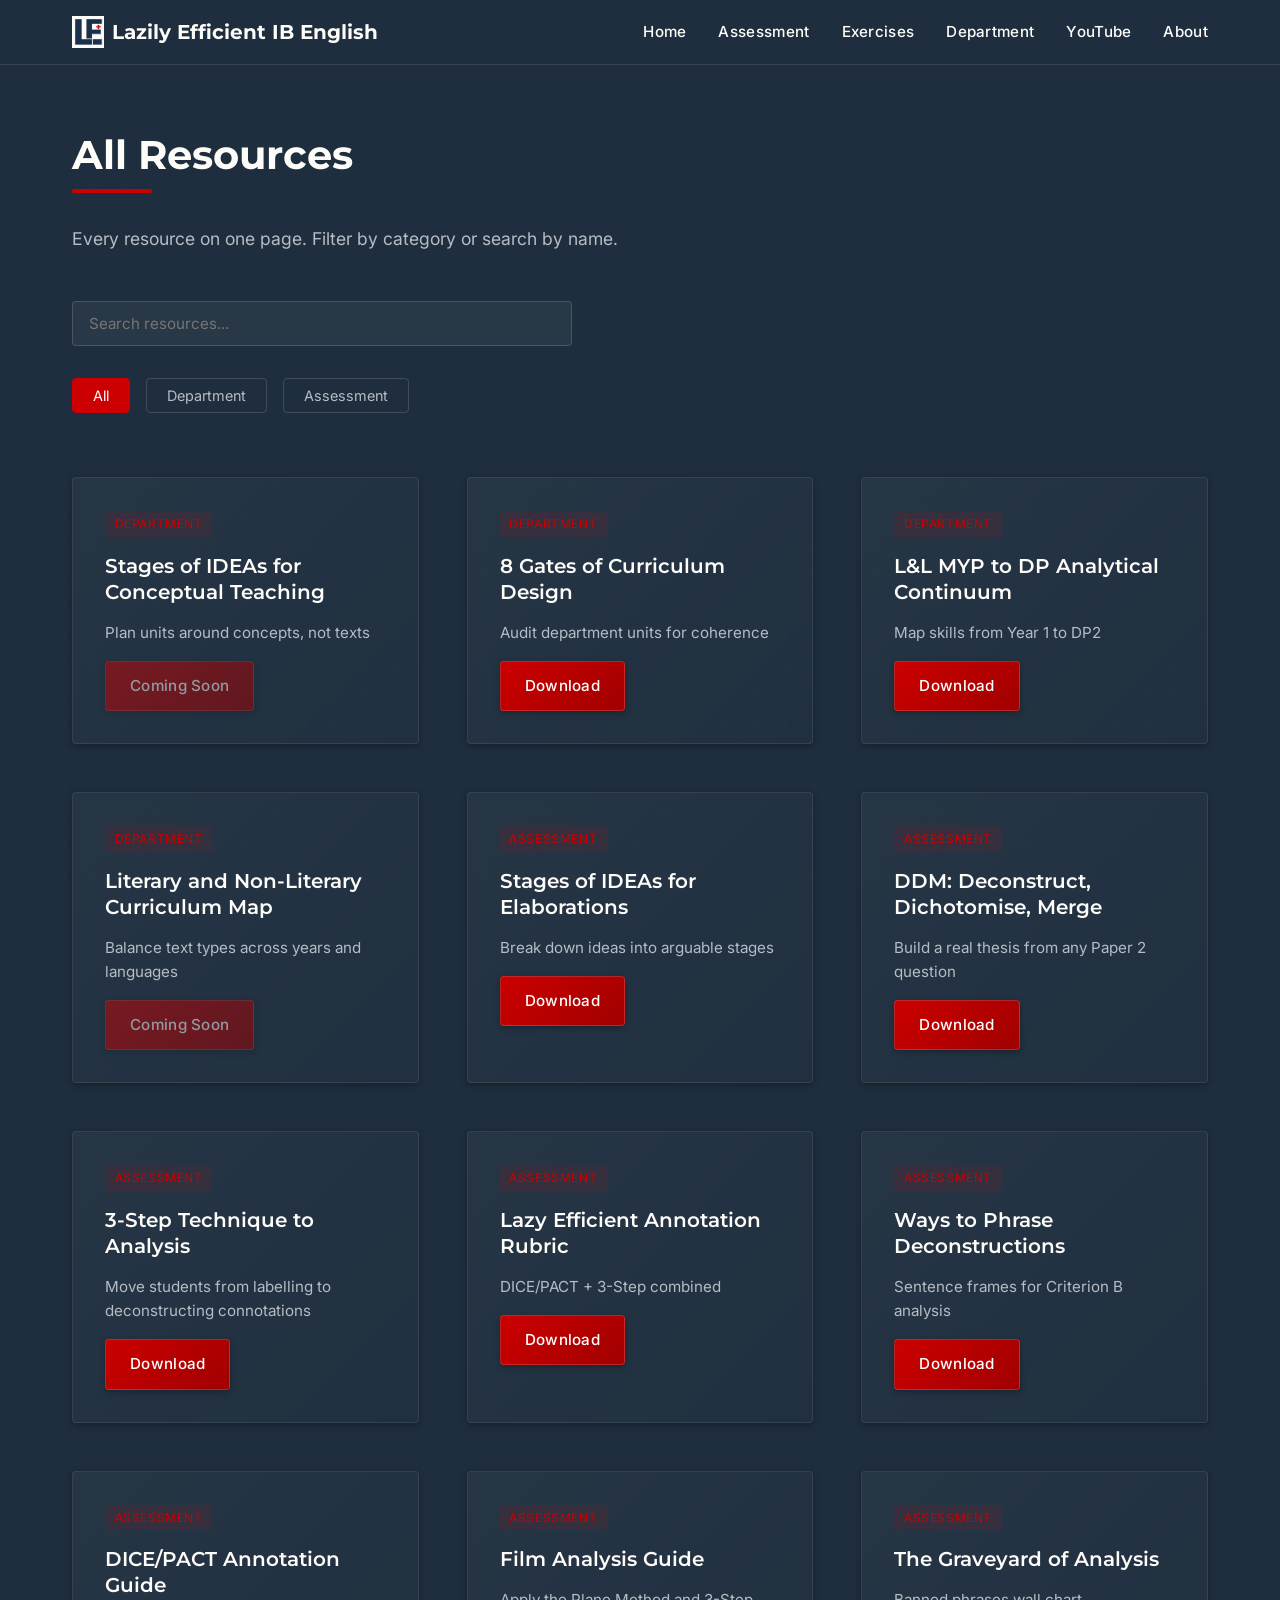
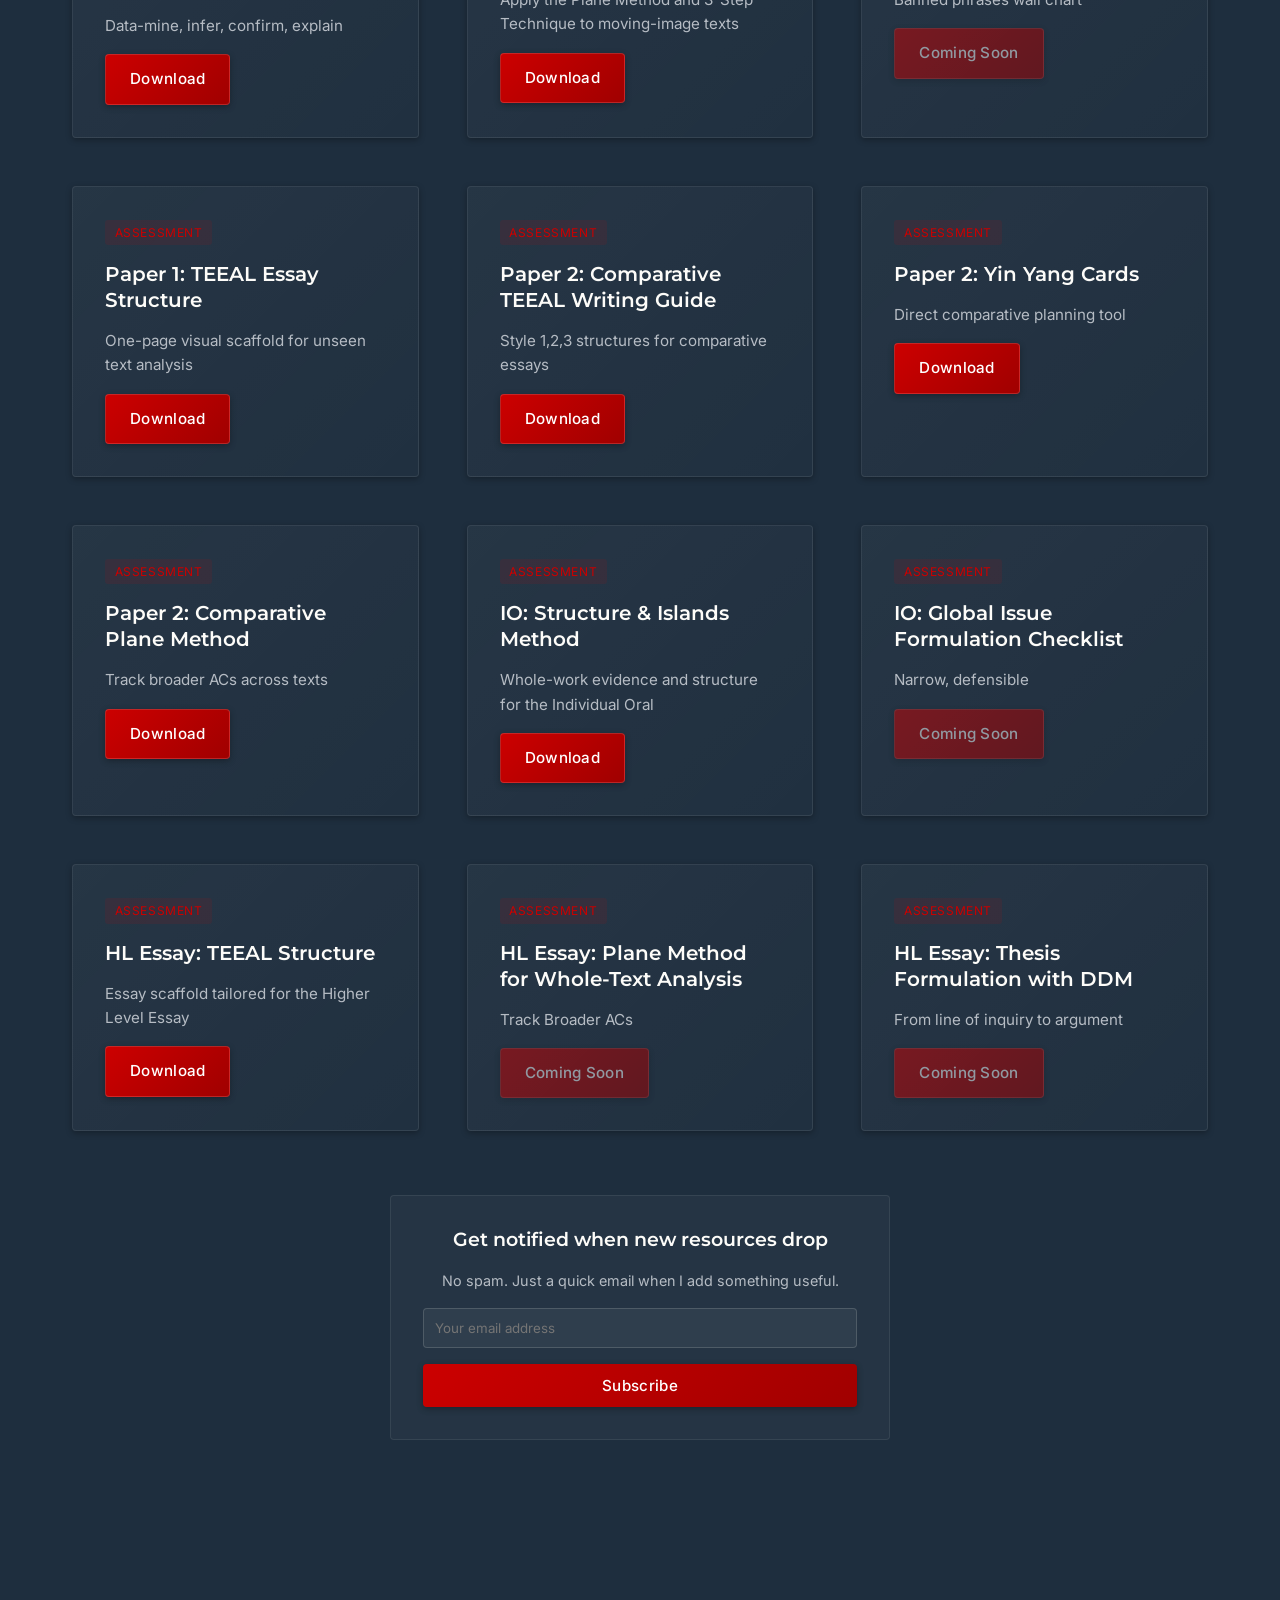
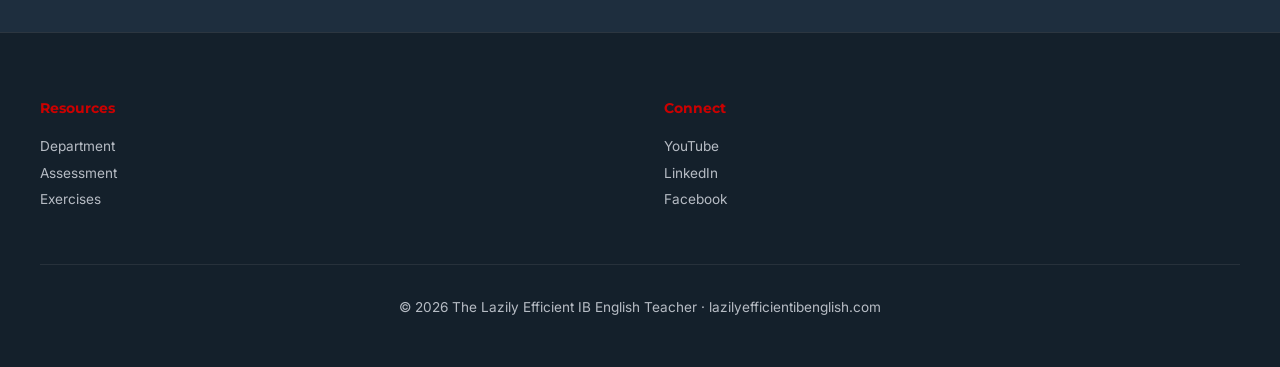
<file: resources.html>
<!DOCTYPE html>
<html lang="en">
<head>
    <!-- Google tag (gtag.js) -->
    <script async src="https://www.googletagmanager.com/gtag/js?id=G-GX95G557NH"></script>
    <script>
      window.dataLayer = window.dataLayer || [];
      function gtag(){dataLayer.push(arguments);}
      gtag('js', new Date());
      gtag('config', 'G-GX95G557NH');
    </script>

    <meta charset="UTF-8">
    <meta name="viewport" content="width=device-width, initial-scale=1.0">
    <meta name="description" content="All free IB English teaching resources – curriculum planning, annotation rubrics, deconstruction frames, essay scaffolds, and video walkthroughs.">
    <title>All Resources – The Lazily Efficient IB English Teacher</title>
    <link rel="icon" type="image/png" href="favicon.png">
    <link rel="preconnect" href="https://fonts.googleapis.com">
    <link rel="preconnect" href="https://fonts.gstatic.com" crossorigin>
    <link href="https://fonts.googleapis.com/css2?family=Inter:wght@400;500;600&family=Montserrat:wght@600;700;800&display=swap" rel="stylesheet">
    <meta property="og:title" content="All Free IB English Resources">
    <meta property="og:description" content="Curriculum planning, annotation rubrics, deconstruction frames, essay scaffolds — all in one connected system.">
    <meta property="og:url" content="https://lazilyefficientibenglish.com/resources.html">
    <meta property="og:type" content="website">
    <script type="application/ld+json">
    {
      "@context": "https://schema.org",
      "@type": "ItemList",
      "itemListElement": [
        {"@type":"ListItem","position":1,"name":"8 Gates of Curriculum Design","description":"Audit department units for coherence","url":"https://drive.google.com/file/d/1leJKSaZ795QeWX_zz8QxB_QLDY0OKPaF/view"},
        {"@type":"ListItem","position":2,"name":"L&L MYP to DP Analytical Continuum","description":"Map skills from Year 1 to DP2","url":"https://drive.google.com/file/d/1ibWY2tsGKXeN6qSqCjUOf8EF7BmFrBXc/view"},
        {"@type":"ListItem","position":3,"name":"Stages of IDEAs for Elaborations","description":"Break down ideas into arguable stages","url":"https://drive.google.com/file/d/1EUheZ5Yqn2BvF_OPIpjKUGrY686lkRSC/view"},
        {"@type":"ListItem","position":4,"name":"DDM: Deconstruct, Dichotomise, Merge","description":"Build a real thesis from any Paper 2 question","url":"https://drive.google.com/file/d/1oXOY6FUShN6XNEg5Dgh3yC18h3Vqk4as/view"},
        {"@type":"ListItem","position":5,"name":"3-Step Technique to Analysis","description":"Move students from labelling to deconstructing connotations","url":"https://drive.google.com/file/d/1FAiCoc5tsZrNr_Z5CNK8Q-m50vnQ-k6s/view"},
        {"@type":"ListItem","position":6,"name":"Lazy Efficient Annotation Rubric","description":"DICE/PACT + 3-Step combined","url":"https://drive.google.com/file/d/1grBngaLIBBsWuAaA1yMqCKpKinsvZn2d/view"},
        {"@type":"ListItem","position":7,"name":"Ways to Phrase Deconstructions","description":"Sentence frames for Criterion B analysis","url":"https://drive.google.com/file/d/1NYytMqyY_je3CXGTE757JptMQELmxaNY/view"},
        {"@type":"ListItem","position":8,"name":"DICE/PACT Annotation Guide","description":"Data-mine, infer, confirm, explain","url":"https://drive.google.com/file/d/1fukMmrxaK2TZyHcTiWmEurXBVjuikMtz/view"},
        {"@type":"ListItem","position":9,"name":"Film Analysis Guide","description":"Apply the Plane Method and 3-Step Technique to moving-image texts","url":"https://docs.google.com/document/d/1htTAiCuIqgMRSkr21rW-gZrZdFe3ibAFJqeP8GJDwjQ/edit"},
        {"@type":"ListItem","position":10,"name":"Paper 1: TEEAL Essay Structure","description":"One-page visual scaffold for unseen text analysis","url":"https://drive.google.com/file/d/15ybuv5v58JJBfzCY77OMpITBPw178nYp/view"},
        {"@type":"ListItem","position":11,"name":"Paper 2: Comparative TEEAL Writing Guide","description":"Style 1,2,3 structures for comparative essays","url":"https://drive.google.com/file/d/1wI7RMaepBu8dt7R3AyhTzHSEr0smdFPW/view"},
        {"@type":"ListItem","position":12,"name":"Paper 2: Yin Yang Cards","description":"Direct comparative planning tool","url":"https://drive.google.com/file/d/1JBUDeD-N8rhLuOW8u-rFHgiheVhJPUJF/view"},
        {"@type":"ListItem","position":13,"name":"Paper 2: Comparative Plane Method","description":"Track broader ACs across texts","url":"https://drive.google.com/file/d/16d4qkE5jYmT7d8BEINreWsXJQVy9wZcL/view"},
        {"@type":"ListItem","position":14,"name":"IO: Structure & Islands Method","description":"Whole-work evidence and structure for the Individual Oral","url":"https://drive.google.com/file/d/1m10ygbmp5AEJzdJwj7r6HRnm77IAJa-x/view"},
        {"@type":"ListItem","position":15,"name":"HL Essay: TEEAL Structure","description":"Essay scaffold tailored for the Higher Level Essay","url":"https://drive.google.com/file/d/1gb_JNas7mluK4rzybENnJ72UtjGx11KC/view"}
      ]
    }
    </script>
    <style>
        * { margin: 0; padding: 0; box-sizing: border-box; }
        :root {
            --bg-primary: #1E2E3E; --text-primary: #FDFCF9; --text-secondary: #B6BCC4; --accent: #CC0000;
            --spacing-sm: 1rem; --spacing-md: 2rem; --spacing-lg: 3rem; --spacing-xl: 4rem; --max-width: 1200px;
        }
        body { background-color: var(--bg-primary); color: var(--text-primary); font-family: 'Inter', sans-serif; font-size: 16px; line-height: 1.6; }
        body::before { content: ''; position: fixed; top: 0; left: 0; width: 100%; height: 100%; background-image: url("data:image/svg+xml,%3Csvg width='60' height='60' viewBox='0 0 60 60' xmlns='http://www.w3.org/2000/svg'%3E%3Cg fill='none' fill-rule='evenodd'%3E%3Cg fill='%23ffffff' fill-opacity='0.02'%3E%3Cpath d='M36 34v-4h-2v4h-4v2h4v4h2v-4h4v-2h-4zm0-30V0h-2v4h-4v2h4v4h2V6h4V4h-4zM6 34v-4H4v4H0v2h4v4h2v-4h4v-2H6zM6 4V0H4v4H0v2h4v4h2V6h4V4H6z'/%3E%3C/g%3E%3C/g%3E%3C/svg%3E"); opacity: 0.4; pointer-events: none; z-index: 0; }
        h1, h2, h3 { font-family: 'Montserrat', sans-serif; font-weight: 600; line-height: 1.3; margin-bottom: var(--spacing-sm); position: relative; z-index: 1; }
        h1 { font-size: 2.5rem; font-weight: 700; margin-bottom: var(--spacing-md); }
        h1::after { content: ''; display: block; width: 80px; height: 4px; background: var(--accent); margin: 0.5rem 0 0; border-radius: 2px; }
        h2 { font-size: 2rem; margin-bottom: var(--spacing-md); }
        p { margin-bottom: var(--spacing-sm); position: relative; z-index: 1; }
        a { color: var(--text-primary); text-decoration: none; border-bottom: 2px solid transparent; transition: border-color 0.2s ease; }
        a:hover { border-bottom-color: var(--accent); }
        a:focus-visible, button:focus-visible, .btn:focus-visible { outline: 2px solid var(--accent); outline-offset: 2px; border-radius: 2px; }
        nav { background-color: var(--bg-primary); border-bottom: 1px solid rgba(253,252,249,0.1); position: sticky; top: 0; z-index: 100; }
        .nav-container { max-width: var(--max-width); margin: 0 auto; padding: var(--spacing-sm) var(--spacing-md); display: flex; justify-content: space-between; align-items: center; }
        .nav-logo { font-family: 'Montserrat', sans-serif; font-size: 1.25rem; font-weight: 700; color: var(--text-primary); border-bottom: none; display: flex; align-items: center; }
        .nav-logo:hover { border-bottom: none; color: var(--accent); }
        .nav-logo-img { height: 32px; width: auto; margin-right: 0.5rem; border-bottom: none; vertical-align: middle; }
        .nav-links { display: flex; gap: var(--spacing-md); list-style: none; }
        .nav-links a { font-weight: 500; font-size: 0.95rem; letter-spacing: 0.02em; }
        .nav-links a.active { border-bottom: 2px solid var(--accent); }
        .container { max-width: var(--max-width); margin: 0 auto; padding: var(--spacing-xl) var(--spacing-md); position: relative; z-index: 1; }
        .content-section { margin-bottom: var(--spacing-xl); }
        .section-description { color: var(--text-secondary); font-size: 1.1rem; max-width: 800px; margin-bottom: var(--spacing-lg); }
        .search-bar { width: 100%; max-width: 500px; padding: 0.75rem 1rem; background: rgba(253,252,249,0.05); border: 1px solid rgba(253,252,249,0.15); border-radius: 4px; color: var(--text-primary); font-family: 'Inter', sans-serif; font-size: 0.95rem; margin-bottom: var(--spacing-md); }
        .search-bar:focus { outline: none; border-color: var(--accent); }
        .filter-bar { display: flex; gap: var(--spacing-sm); flex-wrap: wrap; margin-bottom: var(--spacing-lg); }
        .filter-btn { padding: 0.5rem 1.25rem; background: transparent; border: 1px solid rgba(253,252,249,0.15); border-radius: 4px; color: var(--text-secondary); font-family: 'Inter', sans-serif; font-size: 0.9rem; cursor: pointer; transition: all 0.2s ease; }
        .filter-btn:hover, .filter-btn.active { background: var(--accent); color: #FFFFFF; border-color: var(--accent); }
        .cards-grid { display: grid; grid-template-columns: repeat(auto-fit, minmax(320px, 1fr)); gap: var(--spacing-lg); margin-top: var(--spacing-lg); }
        .card { background: linear-gradient(135deg, rgba(253,252,249,0.04) 0%, rgba(253,252,249,0.01) 100%); border: 1px solid rgba(253,252,249,0.08); padding: var(--spacing-md); border-radius: 4px; transition: all 0.2s ease; box-shadow: 0 2px 6px rgba(0,0,0,0.3); }
        .card:hover { border-color: rgba(253,252,249,0.25); transform: translateY(-4px); box-shadow: 0 6px 16px rgba(0,0,0,0.5); }
        .card-title { font-family: 'Montserrat', sans-serif; font-size: 1.25rem; font-weight: 600; margin-bottom: var(--spacing-sm); }
        .card-description { color: var(--text-secondary); font-size: 0.95rem; margin-bottom: var(--spacing-sm); }
        .card-category { display: inline-block; font-size: 0.75rem; color: var(--accent); background: rgba(204,0,0,0.1); padding: 0.2rem 0.6rem; border-radius: 3px; margin-bottom: var(--spacing-sm); text-transform: uppercase; letter-spacing: 0.05em; }
        .btn { display: inline-block; padding: 0.75rem 1.5rem; font-family: 'Inter', sans-serif; font-size: 0.95rem; font-weight: 500; text-align: center; cursor: pointer; border: none; border-radius: 4px; transition: all 0.2s ease; letter-spacing: 0.02em; box-shadow: 0 2px 6px rgba(0,0,0,0.3); }
        .btn-primary { background: linear-gradient(135deg, #CC0000 0%, #A00000 100%); color: #FFFFFF; border: 1px solid rgba(255,255,255,0.15); }
        .btn-primary:hover { background: #A00000; transform: translateY(-2px); box-shadow: 0 4px 12px rgba(0,0,0,0.4); }
        .no-results { text-align: center; color: var(--text-secondary); padding: var(--spacing-xl); }
        .signup-box { background: rgba(253,252,249,0.03); border: 1px solid rgba(253,252,249,0.08); padding: var(--spacing-md); border-radius: 4px; text-align: center; max-width: 500px; margin: 0 auto; }
        .signup-box input { width: 100%; padding: 0.7rem; background: rgba(253,252,249,0.05); border: 1px solid rgba(253,252,249,0.15); border-radius: 4px; color: var(--text-primary); font-family: 'Inter', sans-serif; margin-bottom: var(--spacing-sm); }
        .signup-box input:focus { outline: none; border-color: var(--accent); }
        #back-to-top { position: fixed; bottom: 2rem; right: 2rem; width: 44px; height: 44px; border-radius: 50%; background: var(--accent); color: #FFFFFF; border: none; font-size: 1.5rem; cursor: pointer; opacity: 0; visibility: hidden; transition: all 0.3s ease; z-index: 99; box-shadow: 0 2px 8px rgba(0,0,0,0.4); display: flex; align-items: center; justify-content: center; }
        #back-to-top.show { opacity: 1; visibility: visible; }
        #back-to-top:hover { background: #A00000; transform: translateY(-2px); }
        footer { background: rgba(0,0,0,0.3); border-top: 1px solid rgba(253,252,249,0.1); padding: var(--spacing-xl) var(--spacing-md) var(--spacing-md) var(--spacing-md); margin-top: var(--spacing-xl); position: relative; z-index: 1; }
        .footer-grid { max-width: var(--max-width); margin: 0 auto; display: grid; grid-template-columns: repeat(auto-fit, minmax(200px, 1fr)); gap: var(--spacing-lg); margin-bottom: var(--spacing-lg); }
        .footer-col h4 { font-family: 'Montserrat', sans-serif; font-size: 0.9rem; margin-bottom: var(--spacing-sm); color: var(--accent); }
        .footer-col a { display: block; color: var(--text-secondary); font-size: 0.85rem; margin-bottom: 0.3rem; border-bottom: none; }
        .footer-col a:hover { color: var(--text-primary); }
        .footer-bottom { max-width: var(--max-width); margin: 0 auto; text-align: center; color: var(--text-secondary); font-size: 0.85rem; padding-top: var(--spacing-md); border-top: 1px solid rgba(253,252,249,0.08); }
        @media print { body { background: #fff; color: #000; } nav, footer, .filter-bar, .search-bar, #back-to-top, .signup-box, .btn { display: none; } .card { border: 1px solid #ccc; box-shadow: none; break-inside: avoid; } }
        @media (max-width: 768px) { h1 { font-size: 2rem; } h2 { font-size: 1.5rem; } .nav-container { flex-direction: column; padding: var(--spacing-sm); } .nav-links { gap: var(--spacing-sm); flex-wrap: wrap; justify-content: center; } .container { padding: var(--spacing-md) var(--spacing-sm); } .cards-grid { grid-template-columns: 1fr; } }
    </style>
</head>
<body>
    <nav>
        <div class="nav-container">
            <a href="index.html" class="nav-logo"><img src="images/logo.png" alt="Lazily Efficient IB English" class="nav-logo-img">Lazily Efficient IB English</a>
            <ul class="nav-links">
                <li><a href="index.html">Home</a></li>
                <li><a href="assessment.html">Assessment</a></li>
                <li><a href="exercises.html">Exercises</a></li>
                <li><a href="department.html">Department</a></li>
                <li><a href="youtube.html">YouTube</a></li>
                <li><a href="about.html">About</a></li>
            </ul>
        </div>
    </nav>
    <main>
        <div class="container">
            <section class="content-section">
                <h1>All Resources</h1>
                <p class="section-description">Every resource on one page. Filter by category or search by name.</p>
                <input type="text" class="search-bar" id="search" placeholder="Search resources...">
                <div class="filter-bar">
                    <button class="filter-btn active" data-filter="all">All</button>
                    <button class="filter-btn" data-filter="department">Department</button>
                    <button class="filter-btn" data-filter="assessment">Assessment</button>
                </div>
            </section>
            <section class="content-section" id="resources-container"></section>
            <section class="content-section">
                <div class="signup-box">
                    <h3 style="margin-bottom:var(--spacing-sm);">Get notified when new resources drop</h3>
                    <p style="color:var(--text-secondary);font-size:0.9rem;margin-bottom:var(--spacing-sm);">No spam. Just a quick email when I add something useful.</p>
                    <form id="signup-form" action="https://docs.google.com/forms/d/e/1FAIpQLSdmK_2KaKlAJtWN1_JuHt02ATZFkbFvA8kkvv7tQqPnNpc0cA/formResponse" method="POST" target="hidden_iframe" onsubmit="return handleSubmit()">
                        <input type="email" name="entry.1104949410" placeholder="Your email address" required>
                        <button type="submit" class="btn btn-primary" style="border:none; cursor:pointer; width:100%;">Subscribe</button>
                        <p id="signup-msg" style="color:#4BA66C; font-weight:600; margin-top:1rem; display:none;"></p>
                    </form>
                    <iframe name="hidden_iframe" style="display:none;"></iframe>
                </div>
            </section>
        </div>
    </main>
    <footer>
        <div class="footer-grid">
            <div class="footer-col"><h4>Resources</h4><a href="department.html">Department</a><a href="assessment.html">Assessment</a><a href="exercises.html">Exercises</a></div>
            <div class="footer-col"><h4>Connect</h4><a href="https://youtube.com/@thelazyefficientibenglishtea" target="_blank">YouTube</a><a href="https://www.linkedin.com/in/dilan-abeynarayana-84aa10a1/" target="_blank">LinkedIn</a><a href="https://www.facebook.com/lazilyefficientibenglish/" target="_blank">Facebook</a></div>
        </div>
        <div class="footer-bottom"><p>&copy; 2026 The Lazily Efficient IB English Teacher &middot; lazilyefficientibenglish.com</p></div>
    </footer>
    <button id="back-to-top" title="Back to top">↑</button>
    <script>
        const allResources = [
          {"title":"Stages of IDEAs for Conceptual Teaching","description":"Plan units around concepts, not texts","link":"#","category":"department","ready":false,"previewImage":"","youtubeId":null},
          {"title":"8 Gates of Curriculum Design","description":"Audit department units for coherence","link":"https://drive.google.com/file/d/1leJKSaZ795QeWX_zz8QxB_QLDY0OKPaF/view?usp=drive_link","category":"department","ready":true,"previewImage":"images/8-gates.png","youtubeId":null},
          {"title":"L&L MYP to DP Analytical Continuum","description":"Map skills from Year 1 to DP2","link":"https://drive.google.com/file/d/1ibWY2tsGKXeN6qSqCjUOf8EF7BmFrBXc/view?usp=drive_link","category":"department","ready":true,"previewImage":"images/analytical-continuum.png","youtubeId":null},
          {"title":"Literary and Non-Literary Curriculum Map","description":"Balance text types across years and languages","link":"#","category":"department","ready":false,"previewImage":"","youtubeId":null},
          {"title":"Stages of IDEAs for Elaborations","description":"Break down ideas into arguable stages","link":"https://drive.google.com/file/d/1EUheZ5Yqn2BvF_OPIpjKUGrY686lkRSC/view?usp=drive_link","category":"assessment","ready":true,"previewImage":"images/stages-elaborations.png","youtubeId":null},
          {"title":"DDM: Deconstruct, Dichotomise, Merge","description":"Build a real thesis from any Paper 2 question","link":"https://drive.google.com/file/d/1oXOY6FUShN6XNEg5Dgh3yC18h3Vqk4as/view?usp=drive_link","category":"assessment","ready":true,"previewImage":"images/ddm-stages.png","youtubeId":null},
          {"title":"3-Step Technique to Analysis","description":"Move students from labelling to deconstructing connotations","link":"https://drive.google.com/file/d/1FAiCoc5tsZrNr_Z5CNK8Q-m50vnQ-k6s/view?usp=drive_link","category":"assessment","ready":true,"previewImage":"images/3step.png","youtubeId":null},
          {"title":"Lazy Efficient Annotation Rubric","description":"DICE/PACT + 3-Step combined","link":"https://drive.google.com/file/d/1grBngaLIBBsWuAaA1yMqCKpKinsvZn2d/view?usp=drive_link","category":"assessment","ready":true,"previewImage":"images/annotation-rubric.png","youtubeId":null},
          {"title":"Ways to Phrase Deconstructions","description":"Sentence frames for Criterion B analysis","link":"https://drive.google.com/file/d/1NYytMqyY_je3CXGTE757JptMQELmxaNY/view?usp=drive_link","category":"assessment","ready":true,"previewImage":"images/ways-to-phrase.png","youtubeId":null},
          {"title":"DICE/PACT Annotation Guide","description":"Data-mine, infer, confirm, explain","link":"https://drive.google.com/file/d/1fukMmrxaK2TZyHcTiWmEurXBVjuikMtz/view?usp=drive_link","category":"assessment","ready":true,"previewImage":"images/dice-pact.png","youtubeId":null},
          {"title":"Film Analysis Guide","description":"Apply the Plane Method and 3-Step Technique to moving-image texts","link":"https://docs.google.com/document/d/1htTAiCuIqgMRSkr21rW-gZrZdFe3ibAFJqeP8GJDwjQ/edit","category":"assessment","ready":true,"previewImage":"images/film-guide.png","youtubeId":null},
          {"title":"The Graveyard of Analysis","description":"Banned phrases wall chart","link":"#","category":"assessment","ready":false,"previewImage":"","youtubeId":null},
          {"title":"Paper 1: TEEAL Essay Structure","description":"One-page visual scaffold for unseen text analysis","link":"https://drive.google.com/file/d/15ybuv5v58JJBfzCY77OMpITBPw178nYp/view?usp=drive_link","category":"assessment","ready":true,"previewImage":"images/paper1teeal.png","youtubeId":null},
          {"title":"Paper 2: Comparative TEEAL Writing Guide","description":"Style 1,2,3 structures for comparative essays","link":"https://drive.google.com/file/d/1wI7RMaepBu8dt7R3AyhTzHSEr0smdFPW/view?usp=drive_link","category":"assessment","ready":true,"previewImage":"images/paper2teeal.png","youtubeId":null},
          {"title":"Paper 2: Yin Yang Cards","description":"Direct comparative planning tool","link":"https://drive.google.com/file/d/1JBUDeD-N8rhLuOW8u-rFHgiheVhJPUJF/view?usp=drive_link","category":"assessment","ready":true,"previewImage":"images/yingyang.jpeg","youtubeId":null},
          {"title":"Paper 2: Comparative Plane Method","description":"Track broader ACs across texts","link":"https://drive.google.com/file/d/16d4qkE5jYmT7d8BEINreWsXJQVy9wZcL/view?usp=drive_link","category":"assessment","ready":true,"previewImage":"images/compplane.png","youtubeId":null},
          {"title":"IO: Structure & Islands Method","description":"Whole-work evidence and structure for the Individual Oral","link":"https://drive.google.com/file/d/1m10ygbmp5AEJzdJwj7r6HRnm77IAJa-x/view?usp=drive_link","category":"assessment","ready":true,"previewImage":"images/IO.png","youtubeId":null},
          {"title":"IO: Global Issue Formulation Checklist","description":"Narrow, defensible","link":"#","category":"assessment","ready":false,"previewImage":"","youtubeId":null},
          {"title":"HL Essay: TEEAL Structure","description":"Essay scaffold tailored for the Higher Level Essay","link":"https://drive.google.com/file/d/1gb_JNas7mluK4rzybENnJ72UtjGx11KC/view?usp=drive_link","category":"assessment","ready":true,"previewImage":"images/hlessayteeal.png","youtubeId":null},
          {"title":"HL Essay: Plane Method for Whole-Text Analysis","description":"Track Broader ACs","link":"#","category":"assessment","ready":false,"previewImage":"","youtubeId":null},
          {"title":"HL Essay: Thesis Formulation with DDM","description":"From line of inquiry to argument","link":"#","category":"assessment","ready":false,"previewImage":"","youtubeId":null}
        ];
        let currentFilter = 'all';
        function renderResources() {
            const searchTerm = document.getElementById('search').value.toLowerCase();
            const container = document.getElementById('resources-container');
            let filtered = allResources.filter(r => {
                const matchFilter = currentFilter === 'all' || r.category === currentFilter;
                const matchSearch = r.title.toLowerCase().includes(searchTerm) || r.description.toLowerCase().includes(searchTerm);
                return matchFilter && matchSearch;
            });
            if (filtered.length === 0) { container.innerHTML = '<p class="no-results">No resources match. Try a different filter or search term.</p>'; return; }
            let html = '<div class="cards-grid">';
            filtered.forEach(resource => {
                let categoryLabel = resource.category.charAt(0).toUpperCase() + resource.category.slice(1);
                let buttonHtml = (resource.ready && resource.link !== '#') ? `<a href="${resource.link}" class="btn btn-primary" target="_blank">Download</a>` : `<span class="btn btn-primary" style="opacity:0.5;cursor:default;">Coming Soon</span>`;
                html += `<article class="card"><span class="card-category">${categoryLabel}</span><h3 class="card-title">${resource.title}</h3><p class="card-description">${resource.description}</p>${buttonHtml}</article>`;
            });
            html += '</div>'; container.innerHTML = html;
        }
        document.getElementById('search').addEventListener('input', renderResources);
        document.querySelectorAll('.filter-btn').forEach(btn => {
            btn.addEventListener('click', () => {
                document.querySelectorAll('.filter-btn').forEach(b => b.classList.remove('active'));
                btn.classList.add('active');
                currentFilter = btn.dataset.filter;
                renderResources();
            });
        });
        renderResources();
        function handleSubmit() {
            const form = document.getElementById('signup-form');
            const iframe = document.querySelector('iframe[name="hidden_iframe"]');
            const msg = document.getElementById('signup-msg');
            iframe.onload = function() {
                msg.style.display = 'block';
                msg.textContent = "You're on the list! (Check your email)";
                form.reset();
                setTimeout(() => { msg.style.display = 'none'; }, 5000);
            };
            setTimeout(function() {
                if (msg.style.display !== 'block') {
                    msg.style.display = 'block';
                    msg.textContent = "Submitted! (If you don't see a confirmation, try again)";
                    form.reset();
                }
            }, 3000);
            return true;
        }
        const btt = document.getElementById('back-to-top');
        window.addEventListener('scroll', () => { btt.classList.toggle('show', window.scrollY > 300); });
        btt.addEventListener('click', () => { window.scrollTo({ top: 0, behavior: 'smooth' }); });
    </script>
</body>
</html>
</file>
